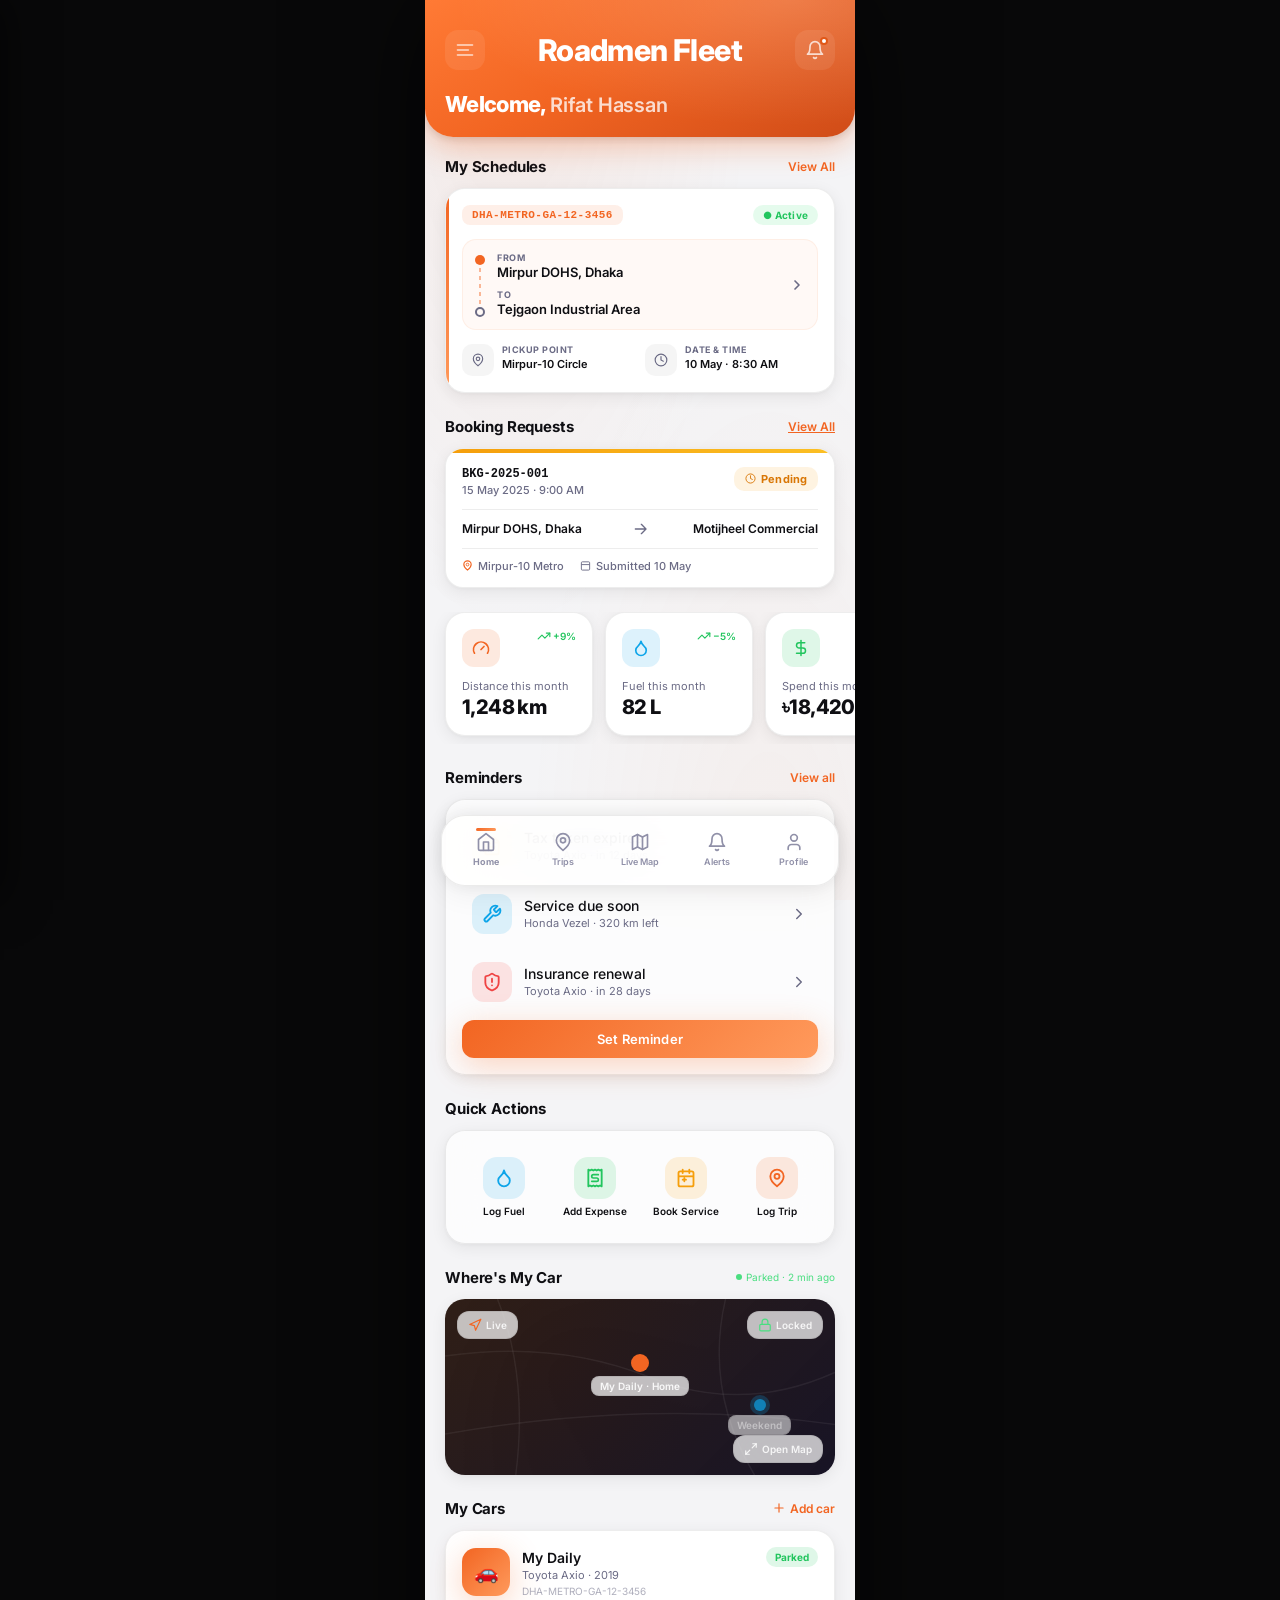
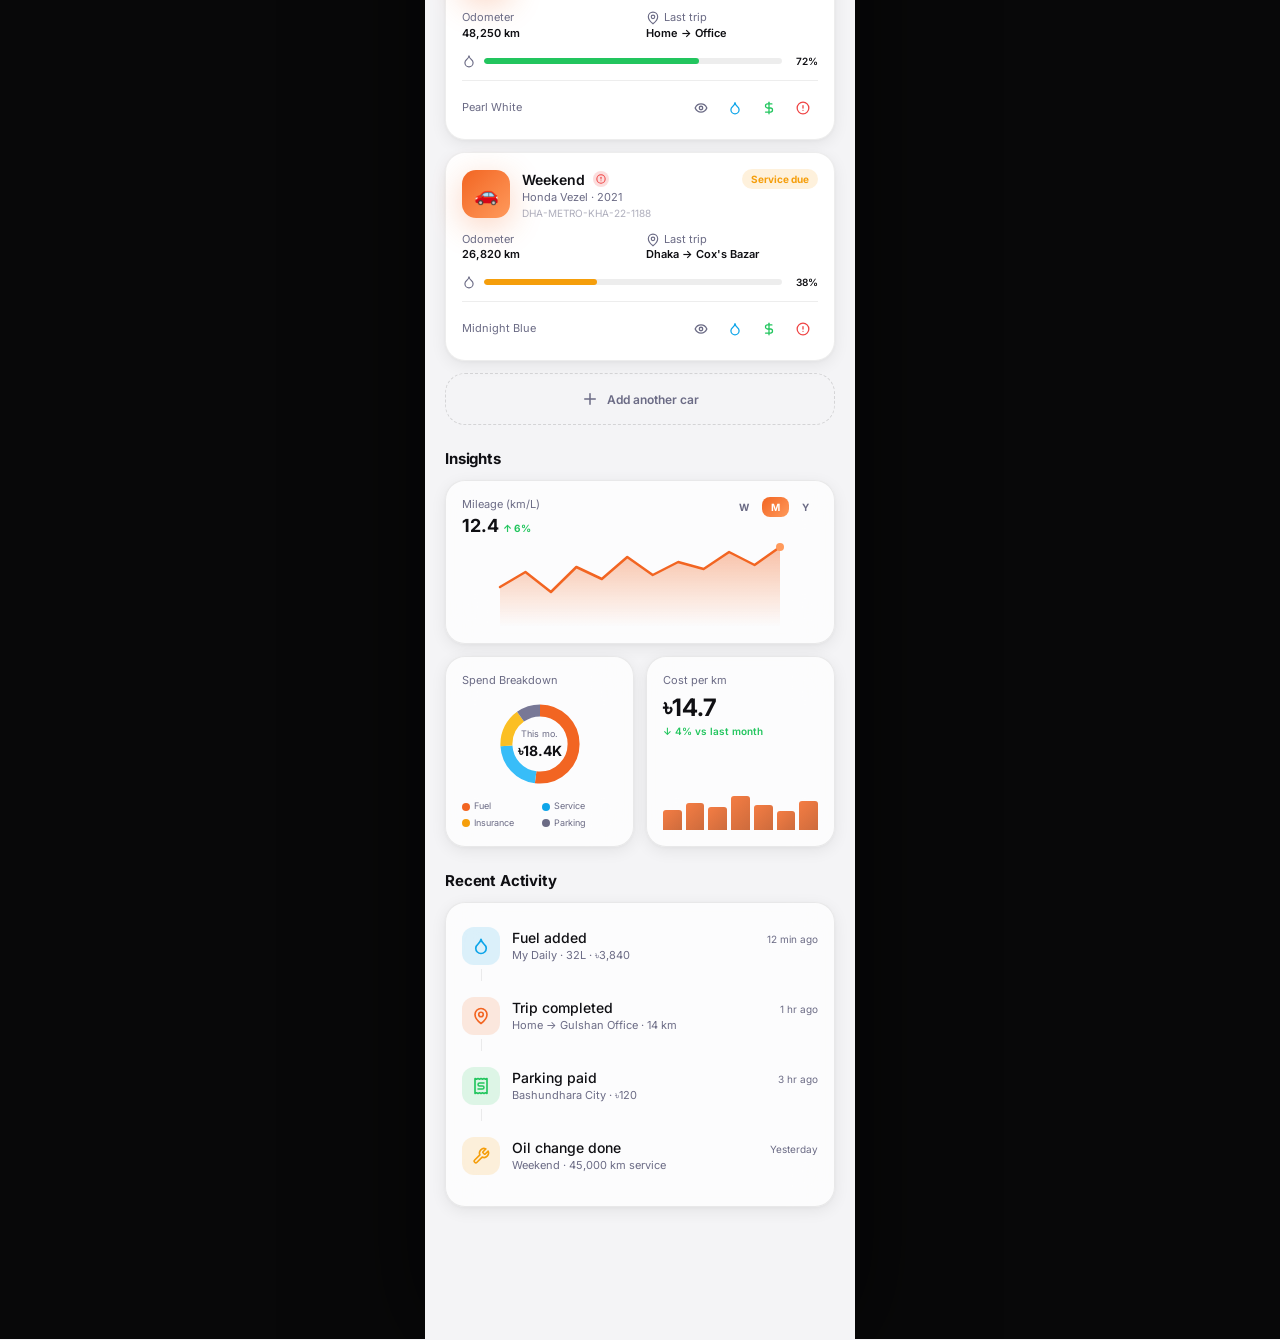
<file: index.html>
<!DOCTYPE html>
<html lang="en">
<head>
  <meta charset="UTF-8">
  <meta name="viewport" content="width=device-width, initial-scale=1.0, viewport-fit=cover">
  <title>Roadmen Fleet Solution</title>
  <meta name="description" content="Roadmen Fleet Solution — premium fleet management dashboard">
  <meta name="theme-color" content="#F26522">
  <link rel="preconnect" href="https://fonts.googleapis.com">
  <link rel="preconnect" href="https://fonts.gstatic.com" crossorigin>
  <link href="https://fonts.googleapis.com/css2?family=Inter:wght@400;500;600;700;800&display=swap" rel="stylesheet">
  <link rel="stylesheet" href="assets/style.css">
</head>
<body>

<div id="app">
  <div class="gradient-bg" aria-hidden="true"></div>

  <!-- ════════════════════════════════════
       DRAWER OVERLAY
  ════════════════════════════════════ -->
  <div id="drawerOverlay" class="drawer-overlay" aria-hidden="true"></div>

  <!-- ════════════════════════════════════
       SIDE DRAWER
  ════════════════════════════════════ -->
  <aside id="sideDrawer" class="side-drawer" aria-label="Navigation drawer">

    <div class="drawer-header">
      <!-- <img src="assets/images/logo.png" alt="Roadmen Fleet Solution" class="drawer-logo"
           onerror="this.style.display='none';this.nextElementSibling.style.display='block'"> -->
      <span class="drawer-logo-text">Roadmen</span>
      <button id="drawerClose" class="drawer-close" aria-label="Close drawer">
        <svg width="16" height="16" viewBox="0 0 24 24" fill="none">
          <path stroke="currentColor" stroke-linecap="round" stroke-linejoin="round" stroke-width="2.5" d="M18 6 6 18M6 6l12 12"/>
        </svg>
      </button>
    </div>

    <div class="drawer-profile">
      <p class="drawer-name">Rifat Hassan</p>
      <p class="drawer-email">rifat.hassan@roadmen.com</p>
      <!-- <span class="drawer-badge">
        <svg width="10" height="10" viewBox="0 0 24 24" fill="none">
          <path stroke="currentColor" stroke-linecap="round" stroke-linejoin="round" stroke-width="2.5" d="M16 21v-2a4 4 0 0 0-4-4H6a4 4 0 0 0-4 4v2"/>
          <circle cx="9" cy="7" r="4" stroke="currentColor" stroke-width="2.5" fill="none"/>
          <path stroke="currentColor" stroke-linecap="round" stroke-linejoin="round" stroke-width="2.5" d="M22 21v-2a4 4 0 0 0-3-3.87M16 3.13a4 4 0 0 1 0 7.75"/>
        </svg>
        Fleet Driver · ID #4821
      </span> -->
    </div>

    <nav class="drawer-nav">
      <p class="drawer-section-label">Account</p>

      <button class="drawer-item active">
        <span class="di-icon">
          <svg width="18" height="18" viewBox="0 0 24 24" fill="none">
            <path stroke="currentColor" stroke-linecap="round" stroke-linejoin="round" stroke-width="2" d="M19 21v-2a4 4 0 0 0-4-4H9a4 4 0 0 0-4 4v2"/>
            <circle cx="12" cy="7" r="4" stroke="currentColor" stroke-width="2" fill="none"/>
          </svg>
        </span>
        My Profile
      </button>

      <button class="drawer-item">
        <span class="di-icon">
          <svg width="18" height="18" viewBox="0 0 24 24" fill="none">
            <path stroke="currentColor" stroke-linecap="round" stroke-linejoin="round" stroke-width="2" d="M6 8a6 6 0 0 1 12 0c0 7 3 9 3 9H3s3-2 3-9"/>
            <path stroke="currentColor" stroke-linecap="round" stroke-linejoin="round" stroke-width="2" d="M10.3 21a1.94 1.94 0 0 0 3.4 0"/>
          </svg>
        </span>
        Notifications
        <span style="margin-left:auto;background:var(--primary);color:#fff;font-size:10px;font-weight:700;padding:2px 7px;border-radius:999px">3</span>
      </button>

      <a href="booking.html" class="drawer-item">
        <span class="di-icon">
          <svg width="18" height="18" viewBox="0 0 24 24" fill="none">
            <rect width="18" height="18" x="3" y="4" rx="2" stroke="currentColor" stroke-width="2" fill="none"/>
            <line x1="16" x2="16" y1="2" y2="6" stroke="currentColor" stroke-linecap="round" stroke-width="2"/>
            <line x1="8"  x2="8"  y1="2" y2="6" stroke="currentColor" stroke-linecap="round" stroke-width="2"/>
            <line x1="3"  x2="21" y1="10" y2="10" stroke="currentColor" stroke-width="2"/>
          </svg>
        </span>
        Booking Requests
      </a>

      <p class="drawer-section-label">Support</p>

      <button class="drawer-item">
        <span class="di-icon">
          <svg width="18" height="18" viewBox="0 0 24 24" fill="none">
            <circle cx="12" cy="12" r="10" stroke="currentColor" stroke-width="2" fill="none"/>
            <path stroke="currentColor" stroke-linecap="round" stroke-linejoin="round" stroke-width="2" d="M9.09 9a3 3 0 0 1 5.83 1c0 2-3 3-3 3"/>
            <path stroke="currentColor" stroke-linecap="round" stroke-width="2" d="M12 17h.01"/>
          </svg>
        </span>
        Help Center
      </button>

      <button class="drawer-item">
        <span class="di-icon">
          <svg width="18" height="18" viewBox="0 0 24 24" fill="none">
            <path stroke="currentColor" stroke-linecap="round" stroke-linejoin="round" stroke-width="2" d="M12.22 2h-.44a2 2 0 0 0-2 2v.18a2 2 0 0 1-1 1.73l-.43.25a2 2 0 0 1-2 0l-.15-.08a2 2 0 0 0-2.73.73l-.22.38a2 2 0 0 0 .73 2.73l.15.1a2 2 0 0 1 1 1.72v.51a2 2 0 0 1-1 1.74l-.15.09a2 2 0 0 0-.73 2.73l.22.38a2 2 0 0 0 2.73.73l.15-.08a2 2 0 0 1 2 0l.43.25a2 2 0 0 1 1 1.73V20a2 2 0 0 0 2 2h.44a2 2 0 0 0 2-2v-.18a2 2 0 0 1 1-1.73l.43-.25a2 2 0 0 1 2 0l.15.08a2 2 0 0 0 2.73-.73l.22-.39a2 2 0 0 0-.73-2.73l-.15-.08a2 2 0 0 1-1-1.74v-.5a2 2 0 0 1 1-1.74l.15-.09a2 2 0 0 0 .73-2.73l-.22-.38a2 2 0 0 0-2.73-.73l-.15.08a2 2 0 0 1-2 0l-.43-.25a2 2 0 0 1-1-1.73V4a2 2 0 0 0-2-2z"/>
            <circle cx="12" cy="12" r="3" stroke="currentColor" stroke-width="2" fill="none"/>
          </svg>
        </span>
        Settings
      </button>
    </nav>

    <div class="drawer-footer">
      <button class="drawer-logout">
        <span class="di-icon">
          <svg width="18" height="18" viewBox="0 0 24 24" fill="none">
            <path stroke="currentColor" stroke-linecap="round" stroke-linejoin="round" stroke-width="2" d="M9 21H5a2 2 0 0 1-2-2V5a2 2 0 0 1 2-2h4"/>
            <polyline stroke="currentColor" stroke-linecap="round" stroke-linejoin="round" stroke-width="2" points="16 17 21 12 16 7"/>
            <line x1="21" x2="9" y1="12" y2="12" stroke="currentColor" stroke-linecap="round" stroke-width="2"/>
          </svg>
        </span>
        Sign Out
      </button>
    </div>
  </aside>

  <!-- ════════════════════════════════════
       SCROLLABLE CONTENT
  ════════════════════════════════════ -->
  <main class="content">

    <!-- ── HEADER ─────────────────────── -->
    <header class="header">
      <div class="header-top">
        <button id="menuBtn" class="menu-btn" aria-label="Open menu">
          <svg width="20" height="20" viewBox="0 0 24 24" fill="none">
            <line x1="3" x2="21" y1="6"  y2="6"  stroke="currentColor" stroke-linecap="round" stroke-width="2"/>
            <line x1="3" x2="16" y1="12" y2="12" stroke="currentColor" stroke-linecap="round" stroke-width="2"/>
            <line x1="3" x2="21" y1="18" y2="18" stroke="currentColor" stroke-linecap="round" stroke-width="2"/>
          </svg>
        </button>

        <!-- <img src="assets/images/logo.png" alt="Roadmen Fleet Solution" class="header-logo"
             onerror="this.style.display='none';this.nextElementSibling.style.display='block'"> -->
        <span class="header-logo-text">Roadmen Fleet</span>

        <div class="header-actions">
          <button class="notif-btn" aria-label="Notifications">
            <svg width="20" height="20" viewBox="0 0 24 24" fill="none">
              <path stroke="currentColor" stroke-linecap="round" stroke-linejoin="round" stroke-width="2" d="M6 8a6 6 0 0 1 12 0c0 7 3 9 3 9H3s3-2 3-9"/>
              <path stroke="currentColor" stroke-linecap="round" stroke-linejoin="round" stroke-width="2" d="M10.3 21a1.94 1.94 0 0 0 3.4 0"/>
            </svg>
            <span class="notif-badge"></span>
          </button>
        </div>
      </div>

      <div class="header-greeting">
        <div class="greeting-text">
          <h1 class="greeting-name">Welcome, <span class="greeting-username">Rifat Hassan</span></h1>
        </div>
        
      </div>
    </header>

    <!-- ── MY SCHEDULES ─────────────────── -->
    
    <section class="section" aria-label="My Schedules" style="margin-top:20px">
      <div class="section-header">
        <h2 class="section-title">My Schedules</h2>
        <button class="btn-link">View All</button>
      </div>
      <div class="schedule-cards-list">

        <!-- Schedule 1 — Active -->
        <button class="schedule-card" aria-label="View schedule DHA-METRO-GA-12-3456">
          <div class="sc-top">
            <span class="sc-reg">DHA-METRO-GA-12-3456</span>
            <span class="sc-status sc-status-active">● Active</span>
          </div>
          <div class="sc-route">
            <div class="sc-dots">
              <div class="sc-dot-start"></div>
              <div class="sc-dot-line"></div>
              <div class="sc-dot-end"></div>
            </div>
            <div class="sc-places">
              <div>
                <p class="sc-place-label">From</p>
                <p class="sc-place-name">Mirpur DOHS, Dhaka</p>
              </div>
              <div>
                <p class="sc-place-label">To</p>
                <p class="sc-place-name">Tejgaon Industrial Area</p>
              </div>
            </div>
            <div class="sc-chevron">
              <svg width="16" height="16" viewBox="0 0 24 24" fill="none">
                <path stroke="currentColor" stroke-linecap="round" stroke-linejoin="round" stroke-width="2.5" d="m9 18 6-6-6-6"/>
              </svg>
            </div>
          </div>
          <div class="sc-meta">
            <div class="sc-meta-item">
              <div class="sc-meta-icon">
                <svg width="14" height="14" viewBox="0 0 24 24" fill="none">
                  <path stroke="currentColor" stroke-linecap="round" stroke-linejoin="round" stroke-width="2" d="M20 10c0 6-8 12-8 12s-8-6-8-12a8 8 0 0 1 16 0Z"/>
                  <circle cx="12" cy="10" r="3" stroke="currentColor" stroke-width="2" fill="none"/>
                </svg>
              </div>
              <div>
                <p class="sc-meta-label">Pickup Point</p>
                <p class="sc-meta-value">Mirpur-10 Circle</p>
              </div>
            </div>
            <div class="sc-meta-item">
              <div class="sc-meta-icon">
                <svg width="14" height="14" viewBox="0 0 24 24" fill="none">
                  <circle cx="12" cy="12" r="10" stroke="currentColor" stroke-width="2" fill="none"/>
                  <polyline stroke="currentColor" stroke-linecap="round" stroke-linejoin="round" stroke-width="2" points="12 6 12 12 16 14"/>
                </svg>
              </div>
              <div>
                <p class="sc-meta-label">Date &amp; Time</p>
                <p class="sc-meta-value">10 May · 8:30 AM</p>
              </div>
            </div>
          </div>
        </button>
      

      </div>
    </section>

    <!-- ── BOOKING REQUESTS ─────────────── -->
    <section class="section" aria-label="Booking Requests">
      <div class="section-header">
        <h2 class="section-title">Booking Requests</h2>
        <a href="booking.html" class="btn-link">View All</a>
      </div>
      <div class="booking-cards-list">

        <!-- Pending -->
        <a href="booking.html" class="bkreq-card">
          <div class="bkreq-strip bkreq-strip-pending"></div>
          <div class="bkreq-inner">
            <div class="bkreq-top">
              <div class="bkreq-id-wrap">
                <p class="bkreq-id">BKG-2025-001</p>
                <p class="bkreq-datetime">15 May 2025 · 9:00 AM</p>
              </div>
              <div class="bkreq-badge bkreq-badge-pending">
                <svg width="11" height="11" viewBox="0 0 24 24" fill="none"><circle cx="12" cy="12" r="10" stroke="currentColor" stroke-width="2" fill="none"/><polyline stroke="currentColor" stroke-linecap="round" stroke-linejoin="round" stroke-width="2" points="12 6 12 12 16 14"/></svg>
                Pending
              </div>
            </div>
            <div class="bkreq-route-row">
              <span class="bkreq-place">Mirpur DOHS, Dhaka</span>
              <svg class="bkreq-route-arrow" width="16" height="16" viewBox="0 0 24 24" fill="none"><path stroke="currentColor" stroke-linecap="round" stroke-linejoin="round" stroke-width="2" d="M5 12h14m-5-7 7 7-7 7"/></svg>
              <span class="bkreq-place" style="text-align:right">Motijheel Commercial</span>
            </div>
            <div class="bkreq-foot">
              <div class="bkreq-foot-item">
                <svg width="11" height="11" viewBox="0 0 24 24" fill="none" style="color:var(--primary)"><path stroke="currentColor" stroke-linecap="round" stroke-linejoin="round" stroke-width="2.5" d="M20 10c0 6-8 12-8 12s-8-6-8-12a8 8 0 0 1 16 0Z"/><circle cx="12" cy="10" r="3" stroke="currentColor" stroke-width="2" fill="none"/></svg>
                Mirpur-10 Metro
              </div>
              <div class="bkreq-foot-item">
                <svg width="11" height="11" viewBox="0 0 24 24" fill="none"><rect width="18" height="18" x="3" y="4" rx="2" stroke="currentColor" stroke-width="2" fill="none"/><line x1="3" x2="21" y1="10" y2="10" stroke="currentColor" stroke-width="2"/></svg>
                Submitted 10 May
              </div>
            </div>
          </div>
        </a>

        <!-- Approved -->
        

      </div>
    </section>

    <!-- ── SUMMARY CARDS ──────────────── -->
    <section class="section-scroll scrollbar-hide" aria-label="Summary">
      <div class="cards-row">

        <div class="summary-card">
          <div class="card-top">
            <div class="card-icon tone-primary">
              <svg class="icon-sm" viewBox="0 0 24 24" fill="none">
                <path stroke="currentColor" stroke-linecap="round" stroke-linejoin="round" stroke-width="2.2" d="m12 14 4-4"/>
                <path stroke="currentColor" stroke-linecap="round" stroke-linejoin="round" stroke-width="2.2" d="M3.34 19a10 10 0 1 1 17.32 0"/>
              </svg>
            </div>
            <span class="trend trend-up">
              <svg class="icon-xs" viewBox="0 0 24 24" fill="none"><polyline stroke="currentColor" stroke-linecap="round" stroke-linejoin="round" stroke-width="2" points="22 7 13.5 15.5 8.5 10.5 2 17"/><polyline stroke="currentColor" stroke-linecap="round" stroke-linejoin="round" stroke-width="2" points="16 7 22 7 22 13"/></svg>
              +9%
            </span>
          </div>
          <p class="card-label">Distance this month</p>
          <p class="card-value">1,248 km</p>
        </div>

        <div class="summary-card">
          <div class="card-top">
            <div class="card-icon tone-accent">
              <svg class="icon-sm" viewBox="0 0 24 24" fill="none">
                <path stroke="currentColor" stroke-linecap="round" stroke-linejoin="round" stroke-width="2.2" d="M12 22a7 7 0 0 0 7-7c0-2-1-3.9-3-5.5s-3.5-4-4-6.5c-.5 2.5-2 4.9-4 6.5C6 11.1 5 13 5 15a7 7 0 0 0 7 7z"/>
              </svg>
            </div>
            <span class="trend trend-up">
              <svg class="icon-xs" viewBox="0 0 24 24" fill="none"><polyline stroke="currentColor" stroke-linecap="round" stroke-linejoin="round" stroke-width="2" points="22 7 13.5 15.5 8.5 10.5 2 17"/><polyline stroke="currentColor" stroke-linecap="round" stroke-linejoin="round" stroke-width="2" points="16 7 22 7 22 13"/></svg>
              −5%
            </span>
          </div>
          <p class="card-label">Fuel this month</p>
          <p class="card-value">82 L</p>
        </div>

        <div class="summary-card">
          <div class="card-top">
            <div class="card-icon tone-success">
              <svg class="icon-sm" viewBox="0 0 24 24" fill="none">
                <line stroke="currentColor" stroke-linecap="round" stroke-width="2" x1="12" x2="12" y1="2" y2="22"/>
                <path stroke="currentColor" stroke-linecap="round" stroke-linejoin="round" stroke-width="2" d="M17 5H9.5a3.5 3.5 0 0 0 0 7h5a3.5 3.5 0 0 1 0 7H6"/>
              </svg>
            </div>
            <span class="trend trend-up">
              <svg class="icon-xs" viewBox="0 0 24 24" fill="none"><polyline stroke="currentColor" stroke-linecap="round" stroke-linejoin="round" stroke-width="2" points="22 7 13.5 15.5 8.5 10.5 2 17"/><polyline stroke="currentColor" stroke-linecap="round" stroke-linejoin="round" stroke-width="2" points="16 7 22 7 22 13"/></svg>
              −3%
            </span>
          </div>
          <p class="card-label">Spend this month</p>
          <p class="card-value">৳18,420</p>
        </div>

        <div class="summary-card">
          <div class="card-top">
            <div class="card-icon tone-warning">
              <svg class="icon-sm" viewBox="0 0 24 24" fill="none">
                <path stroke="currentColor" stroke-linecap="round" stroke-linejoin="round" stroke-width="2.2" d="M14.7 6.3a1 1 0 0 0 0 1.4l1.6 1.6a1 1 0 0 0 1.4 0l3.77-3.77a6 6 0 0 1-7.94 7.94l-6.91 6.91a2.12 2.12 0 0 1-3-3l6.91-6.91a6 6 0 0 1 7.94-7.94l-3.76 3.76z"/>
              </svg>
            </div>
            <span class="trend trend-warn">
              <svg class="icon-xs" viewBox="0 0 24 24" fill="none"><polyline stroke="currentColor" stroke-linecap="round" stroke-linejoin="round" stroke-width="2" points="22 17 13.5 8.5 8.5 13.5 2 7"/><polyline stroke="currentColor" stroke-linecap="round" stroke-linejoin="round" stroke-width="2" points="16 17 22 17 22 11"/></svg>
              Soon
            </span>
          </div>
          <p class="card-label">Next service</p>
          <p class="card-value">320 km</p>
        </div>

      </div>
    </section>

    <!-- ── REMINDERS ──────────────────── -->
    <section class="section" aria-label="Reminders">
      <div class="section-header">
        <h2 class="section-title">Reminders</h2>
        <button class="btn-link">View all</button>
      </div>
      <div class="glass card shadow-card space-y-2">

        <div class="alert-row hover-row">
          <div class="alert-icon tone-warning">
            <svg class="icon" viewBox="0 0 24 24" fill="none">
              <path stroke="currentColor" stroke-linecap="round" stroke-linejoin="round" stroke-width="2.2" d="M15 2H6a2 2 0 0 0-2 2v16a2 2 0 0 0 2 2h12a2 2 0 0 0 2-2V7Z"/>
              <path stroke="currentColor" stroke-linecap="round" stroke-linejoin="round" stroke-width="2.2" d="M14 2v4a2 2 0 0 0 2 2h4"/>
              <path stroke="currentColor" stroke-linecap="round" stroke-width="2" d="M10 9H8M16 13H8M16 17H8"/>
            </svg>
          </div>
          <div class="alert-text">
            <p class="text-sm font-medium">Tax token expires</p>
            <p class="text-11 text-muted">Toyota Axio · in 12 days</p>
          </div>
          <svg class="icon-sm text-muted chevron-right" viewBox="0 0 24 24" fill="none">
            <path stroke="currentColor" stroke-linecap="round" stroke-linejoin="round" stroke-width="2" d="m9 18 6-6-6-6"/>
          </svg>
        </div>

        <div class="alert-row hover-row">
          <div class="alert-icon tone-accent">
            <svg class="icon" viewBox="0 0 24 24" fill="none">
              <path stroke="currentColor" stroke-linecap="round" stroke-linejoin="round" stroke-width="2.2" d="M14.7 6.3a1 1 0 0 0 0 1.4l1.6 1.6a1 1 0 0 0 1.4 0l3.77-3.77a6 6 0 0 1-7.94 7.94l-6.91 6.91a2.12 2.12 0 0 1-3-3l6.91-6.91a6 6 0 0 1 7.94-7.94l-3.76 3.76z"/>
            </svg>
          </div>
          <div class="alert-text">
            <p class="text-sm font-medium">Service due soon</p>
            <p class="text-11 text-muted">Honda Vezel · 320 km left</p>
          </div>
          <svg class="icon-sm text-muted chevron-right" viewBox="0 0 24 24" fill="none">
            <path stroke="currentColor" stroke-linecap="round" stroke-linejoin="round" stroke-width="2" d="m9 18 6-6-6-6"/>
          </svg>
        </div>

        <div class="alert-row hover-row">
          <div class="alert-icon tone-destructive">
            <svg class="icon" viewBox="0 0 24 24" fill="none">
              <path stroke="currentColor" stroke-linecap="round" stroke-linejoin="round" stroke-width="2.2" d="M20 13c0 5-3.5 7.5-7.66 8.95a1 1 0 0 1-.67-.01C7.5 20.5 4 18 4 13V6a1 1 0 0 1 1-1c2 0 4.5-1.2 6.24-2.72a1.17 1.17 0 0 1 1.52 0C14.51 3.81 17 5 19 5a1 1 0 0 1 1 1z"/>
              <path stroke="currentColor" stroke-linecap="round" stroke-width="2.2" d="M12 8v4M12 16h.01"/>
            </svg>
          </div>
          <div class="alert-text">
            <p class="text-sm font-medium">Insurance renewal</p>
            <p class="text-11 text-muted">Toyota Axio · in 28 days</p>
          </div>
          <svg class="icon-sm text-muted chevron-right" viewBox="0 0 24 24" fill="none">
            <path stroke="currentColor" stroke-linecap="round" stroke-linejoin="round" stroke-width="2" d="m9 18 6-6-6-6"/>
          </svg>
        </div>

        <button class="btn-primary">Set Reminder</button>
      </div>
    </section>

    <!-- ── QUICK ACTIONS ──────────────── -->
    <section class="section" aria-label="Quick Actions">
      <h2 class="section-title mb-3">Quick Actions</h2>
      <div class="glass card shadow-card quick-actions-grid">

        <button class="quick-action">
          <div class="qa-icon tone-accent">
            <svg class="icon" viewBox="0 0 24 24" fill="none"><path stroke="currentColor" stroke-linecap="round" stroke-linejoin="round" stroke-width="2.2" d="M12 22a7 7 0 0 0 7-7c0-2-1-3.9-3-5.5s-3.5-4-4-6.5c-.5 2.5-2 4.9-4 6.5C6 11.1 5 13 5 15a7 7 0 0 0 7 7z"/></svg>
          </div>
          <span class="qa-label">Log Fuel</span>
        </button>

        <button class="quick-action">
          <div class="qa-icon tone-success">
            <svg class="icon" viewBox="0 0 24 24" fill="none">
              <path stroke="currentColor" stroke-linecap="round" stroke-linejoin="round" stroke-width="2.2" d="M4 2v20l2-1 2 1 2-1 2 1 2-1 2 1 2-1 2 1V2l-2 1-2-1-2 1-2-1-2 1-2-1-2 1-2-1z"/>
              <path stroke="currentColor" stroke-linecap="round" stroke-linejoin="round" stroke-width="2" d="M16 8h-6a2 2 0 1 0 0 4h4a2 2 0 1 1 0 4H8"/>
            </svg>
          </div>
          <span class="qa-label">Add Expense</span>
        </button>

        <button class="quick-action">
          <div class="qa-icon tone-warning">
            <svg class="icon" viewBox="0 0 24 24" fill="none">
              <rect width="18" height="18" x="3" y="4" rx="2" ry="2" stroke="currentColor" stroke-width="2.2" fill="none"/>
              <line x1="16" x2="16" y1="2" y2="6" stroke="currentColor" stroke-width="2.2" stroke-linecap="round"/>
              <line x1="8" x2="8" y1="2" y2="6" stroke="currentColor" stroke-width="2.2" stroke-linecap="round"/>
              <line x1="3" x2="21" y1="10" y2="10" stroke="currentColor" stroke-width="2.2"/>
              <line x1="8" x2="12" y1="14" y2="14" stroke="currentColor" stroke-width="2.2" stroke-linecap="round"/>
              <line x1="10" x2="10" y1="12" y2="16" stroke="currentColor" stroke-width="2.2" stroke-linecap="round"/>
            </svg>
          </div>
          <span class="qa-label">Book Service</span>
        </button>

        <button class="quick-action">
          <div class="qa-icon tone-primary">
            <svg class="icon" viewBox="0 0 24 24" fill="none">
              <path stroke="currentColor" stroke-linecap="round" stroke-linejoin="round" stroke-width="2.2" d="M20 10c0 6-8 12-8 12s-8-6-8-12a8 8 0 0 1 16 0Z"/>
              <circle cx="12" cy="10" r="3" stroke="currentColor" stroke-width="2.2" fill="none"/>
            </svg>
          </div>
          <span class="qa-label">Log Trip</span>
        </button>

      </div>
    </section>

    <!-- ── LIVE TRACKING ──────────────── -->
    <section class="section" aria-label="Live Tracking">
      <div class="section-header">
        <h2 class="section-title">Where's My Car</h2>
        <span class="live-status">
          <span class="live-dot pulse-dot"></span>
          Parked · 2 min ago
        </span>
      </div>
      <div class="map-container shadow-card">
        <div class="map-bg" aria-hidden="true"></div>
        <svg class="map-roads" viewBox="0 0 380 180" fill="none" aria-hidden="true">
          <path d="M-20 60 Q 100 40 200 80 T 400 70"   stroke="rgba(255,255,255,0.2)" stroke-width="1.5"/>
          <path d="M40 -10 Q 80 80 60 200"              stroke="rgba(255,255,255,0.2)" stroke-width="1.5"/>
          <path d="M-20 140 Q 200 100 400 130"          stroke="rgba(255,255,255,0.2)" stroke-width="1.5"/>
          <path d="M280 -10 Q 250 100 320 200"          stroke="rgba(255,255,255,0.2)" stroke-width="1.5"/>
        </svg>
        <div class="car-pin primary-pin">
          <div class="pin-dot pulse-dot"></div>
          <span class="pin-label glass">My Daily · Home</span>
        </div>
        <div class="car-pin secondary-pin">
          <div class="pin-dot-sm accent-dot"></div>
          <span class="pin-label glass">Weekend</span>
        </div>
        <div class="map-badge top-left glass">
          <svg class="icon-xs" viewBox="0 0 24 24" fill="none" style="color:#F26522"><polygon stroke="currentColor" stroke-linecap="round" stroke-linejoin="round" stroke-width="2" points="3 11 22 2 13 21 11 13 3 11"/></svg>
          <span class="text-10">Live</span>
        </div>
        <div class="map-badge top-right glass">
          <svg class="icon-xs" viewBox="0 0 24 24" fill="none" style="color:#4ADE80">
            <rect width="18" height="11" x="3" y="11" rx="2" ry="2" stroke="currentColor" stroke-width="2" fill="none"/>
            <path stroke="currentColor" stroke-linecap="round" stroke-linejoin="round" stroke-width="2" d="M7 11V7a5 5 0 0 1 10 0v4"/>
          </svg>
          <span class="text-10">Locked</span>
        </div>
        <button class="map-badge bottom-right glass hover-scale">
          <svg class="icon-xs" viewBox="0 0 24 24" fill="none">
            <polyline stroke="currentColor" stroke-linecap="round" stroke-linejoin="round" stroke-width="2" points="15 3 21 3 21 9"/>
            <polyline stroke="currentColor" stroke-linecap="round" stroke-linejoin="round" stroke-width="2" points="9 21 3 21 3 15"/>
            <line x1="21" x2="14" y1="3" y2="10" stroke="currentColor" stroke-linecap="round" stroke-width="2"/>
            <line x1="3"  x2="10" y1="21" y2="14" stroke="currentColor" stroke-linecap="round" stroke-width="2"/>
          </svg>
          Open Map
        </button>
      </div>
    </section>

    <!-- ── MY CARS ────────────────────── -->
    <section class="section" aria-label="My Cars">
      <div class="section-header">
        <h2 class="section-title">My Cars</h2>
        <button class="btn-link flex-center gap-1">
          <svg class="icon-xs" viewBox="0 0 24 24" fill="none"><path d="M5 12h14" stroke="currentColor" stroke-linecap="round" stroke-width="2"/><path d="M12 5v14" stroke="currentColor" stroke-linecap="round" stroke-width="2"/></svg>
          Add car
        </button>
      </div>

      <!-- Vehicle 1 -->
      <div class="vehicle-card">
        <div class="vehicle-top">
          <div class="vehicle-info">
            <div class="vehicle-avatar gradient-primary shadow-glow">🚗</div>
            <div class="vehicle-details">
              <p class="text-sm font-semibold">My Daily</p>
              <p class="text-11 text-muted">Toyota Axio · 2019</p>
              <p class="text-10 text-muted-40">DHA-METRO-GA-12-3456</p>
            </div>
          </div>
          <span class="status-badge status-success">Parked</span>
        </div>
        <div class="vehicle-stats">
          <div>
            <p class="text-11 text-muted">Odometer</p>
            <p class="text-11 font-semibold">48,250 km</p>
          </div>
          <div>
            <p class="text-11 text-muted flex-center gap-1">
              <svg class="icon-xs" viewBox="0 0 24 24" fill="none"><path stroke="currentColor" stroke-linecap="round" stroke-linejoin="round" stroke-width="2" d="M20 10c0 6-8 12-8 12s-8-6-8-12a8 8 0 0 1 16 0Z"/><circle cx="12" cy="10" r="3" stroke="currentColor" stroke-width="2" fill="none"/></svg>
              Last trip
            </p>
            <p class="text-11 font-semibold">Home → Office</p>
          </div>
        </div>
        <div class="fuel-bar-row">
          <svg class="icon-xs text-muted" viewBox="0 0 24 24" fill="none"><path stroke="currentColor" stroke-linecap="round" stroke-linejoin="round" stroke-width="2" d="M12 22a7 7 0 0 0 7-7c0-2-1-3.9-3-5.5s-3.5-4-4-6.5c-.5 2.5-2 4.9-4 6.5C6 11.1 5 13 5 15a7 7 0 0 0 7 7z"/></svg>
          <div class="fuel-track"><div class="fuel-fill fuel-success" style="width:72%"></div></div>
          <span class="fuel-pct">72%</span>
        </div>
        <div class="vehicle-footer">
          <span class="text-11 text-muted">Pearl White</span>
          <div class="flex-center gap-1">
            <button class="qicon text-muted hover-fg" aria-label="View">
              <svg class="icon-xs" viewBox="0 0 24 24" fill="none"><path stroke="currentColor" stroke-linecap="round" stroke-linejoin="round" stroke-width="2.2" d="M2 12s3-7 10-7 10 7 10 7-3 7-10 7-10-7-10-7Z"/><circle cx="12" cy="12" r="3" stroke="currentColor" stroke-width="2.2" fill="none"/></svg>
            </button>
            <button class="qicon text-accent hover-accent" aria-label="Fuel">
              <svg class="icon-xs" viewBox="0 0 24 24" fill="none"><path stroke="currentColor" stroke-linecap="round" stroke-linejoin="round" stroke-width="2.2" d="M12 22a7 7 0 0 0 7-7c0-2-1-3.9-3-5.5s-3.5-4-4-6.5c-.5 2.5-2 4.9-4 6.5C6 11.1 5 13 5 15a7 7 0 0 0 7 7z"/></svg>
            </button>
            <button class="qicon text-success hover-success" aria-label="Expense">
              <svg class="icon-xs" viewBox="0 0 24 24" fill="none"><line stroke="currentColor" stroke-linecap="round" stroke-width="2.2" x1="12" x2="12" y1="2" y2="22"/><path stroke="currentColor" stroke-linecap="round" stroke-linejoin="round" stroke-width="2.2" d="M17 5H9.5a3.5 3.5 0 0 0 0 7h5a3.5 3.5 0 0 1 0 7H6"/></svg>
            </button>
            <button class="qicon text-destructive hover-destructive" aria-label="Alert">
              <svg class="icon-xs" viewBox="0 0 24 24" fill="none"><circle cx="12" cy="12" r="10" stroke="currentColor" stroke-width="2.2" fill="none"/><line x1="12" x2="12" y1="8" y2="12" stroke="currentColor" stroke-linecap="round" stroke-width="2.2"/><line x1="12" x2="12.01" y1="16" y2="16" stroke="currentColor" stroke-linecap="round" stroke-width="2.2"/></svg>
            </button>
          </div>
        </div>
      </div>

      <!-- Vehicle 2 -->
      <div class="vehicle-card mt-3">
        <div class="vehicle-top">
          <div class="vehicle-info">
            <div class="vehicle-avatar gradient-primary shadow-glow">🚗</div>
            <div class="vehicle-details">
              <div class="flex-center gap-2">
                <p class="text-sm font-semibold">Weekend</p>
                <span class="alert-badge" aria-label="Alert">
                  <svg style="width:10px;height:10px" viewBox="0 0 24 24" fill="none"><circle cx="12" cy="12" r="10" stroke="currentColor" stroke-width="2.5" fill="none"/><line x1="12" x2="12" y1="8" y2="12" stroke="currentColor" stroke-linecap="round" stroke-width="2.5"/><line x1="12" x2="12.01" y1="16" y2="16" stroke="currentColor" stroke-linecap="round" stroke-width="2.5"/></svg>
                </span>
              </div>
              <p class="text-11 text-muted">Honda Vezel · 2021</p>
              <p class="text-10 text-muted-40">DHA-METRO-KHA-22-1188</p>
            </div>
          </div>
          <span class="status-badge status-warning">Service due</span>
        </div>
        <div class="vehicle-stats">
          <div>
            <p class="text-11 text-muted">Odometer</p>
            <p class="text-11 font-semibold">26,820 km</p>
          </div>
          <div>
            <p class="text-11 text-muted flex-center gap-1">
              <svg class="icon-xs" viewBox="0 0 24 24" fill="none"><path stroke="currentColor" stroke-linecap="round" stroke-linejoin="round" stroke-width="2" d="M20 10c0 6-8 12-8 12s-8-6-8-12a8 8 0 0 1 16 0Z"/><circle cx="12" cy="10" r="3" stroke="currentColor" stroke-width="2" fill="none"/></svg>
              Last trip
            </p>
            <p class="text-11 font-semibold">Dhaka → Cox's Bazar</p>
          </div>
        </div>
        <div class="fuel-bar-row">
          <svg class="icon-xs text-muted" viewBox="0 0 24 24" fill="none"><path stroke="currentColor" stroke-linecap="round" stroke-linejoin="round" stroke-width="2" d="M12 22a7 7 0 0 0 7-7c0-2-1-3.9-3-5.5s-3.5-4-4-6.5c-.5 2.5-2 4.9-4 6.5C6 11.1 5 13 5 15a7 7 0 0 0 7 7z"/></svg>
          <div class="fuel-track"><div class="fuel-fill fuel-warning" style="width:38%"></div></div>
          <span class="fuel-pct">38%</span>
        </div>
        <div class="vehicle-footer">
          <span class="text-11 text-muted">Midnight Blue</span>
          <div class="flex-center gap-1">
            <button class="qicon text-muted hover-fg" aria-label="View">
              <svg class="icon-xs" viewBox="0 0 24 24" fill="none"><path stroke="currentColor" stroke-linecap="round" stroke-linejoin="round" stroke-width="2.2" d="M2 12s3-7 10-7 10 7 10 7-3 7-10 7-10-7-10-7Z"/><circle cx="12" cy="12" r="3" stroke="currentColor" stroke-width="2.2" fill="none"/></svg>
            </button>
            <button class="qicon text-accent hover-accent" aria-label="Fuel">
              <svg class="icon-xs" viewBox="0 0 24 24" fill="none"><path stroke="currentColor" stroke-linecap="round" stroke-linejoin="round" stroke-width="2.2" d="M12 22a7 7 0 0 0 7-7c0-2-1-3.9-3-5.5s-3.5-4-4-6.5c-.5 2.5-2 4.9-4 6.5C6 11.1 5 13 5 15a7 7 0 0 0 7 7z"/></svg>
            </button>
            <button class="qicon text-success hover-success" aria-label="Expense">
              <svg class="icon-xs" viewBox="0 0 24 24" fill="none"><line stroke="currentColor" stroke-linecap="round" stroke-width="2.2" x1="12" x2="12" y1="2" y2="22"/><path stroke="currentColor" stroke-linecap="round" stroke-linejoin="round" stroke-width="2.2" d="M17 5H9.5a3.5 3.5 0 0 0 0 7h5a3.5 3.5 0 0 1 0 7H6"/></svg>
            </button>
            <button class="qicon text-destructive hover-destructive" aria-label="Alert">
              <svg class="icon-xs" viewBox="0 0 24 24" fill="none"><circle cx="12" cy="12" r="10" stroke="currentColor" stroke-width="2.2" fill="none"/><line x1="12" x2="12" y1="8" y2="12" stroke="currentColor" stroke-linecap="round" stroke-width="2.2"/><line x1="12" x2="12.01" y1="16" y2="16" stroke="currentColor" stroke-linecap="round" stroke-width="2.2"/></svg>
            </button>
          </div>
        </div>
      </div>

      <button class="add-car-btn mt-3">
        <svg class="icon-sm" viewBox="0 0 24 24" fill="none"><path d="M5 12h14" stroke="currentColor" stroke-linecap="round" stroke-width="2"/><path d="M12 5v14" stroke="currentColor" stroke-linecap="round" stroke-width="2"/></svg>
        Add another car
      </button>
    </section>

    <!-- ── INSIGHTS ────────────────────── -->
    <section class="section" aria-label="Insights">
      <h2 class="section-title mb-3">Insights</h2>

      <div class="glass card shadow-card">
        <div class="chart-header">
          <div>
            <p class="text-11 text-muted">Mileage (km/L)</p>
            <p class="text-lg font-bold">12.4 <span class="text-10 text-success">↑ 6%</span></p>
          </div>
          <div class="period-tabs">
            <button class="period-btn">W</button>
            <button class="period-btn active">M</button>
            <button class="period-btn">Y</button>
          </div>
        </div>
        <svg id="mileageChart" viewBox="0 0 280 80" class="w-full" style="height:80px;overflow:visible" aria-label="Mileage trend chart"></svg>
      </div>

      <div class="insights-grid">
        <div class="glass card shadow-card">
          <p class="text-11 text-muted mb-2">Spend Breakdown</p>
          <div class="donut-wrap">
            <svg id="donutChart" viewBox="0 0 80 80" class="donut-svg" aria-label="Spend breakdown"></svg>
            <div class="donut-center">
              <p class="text-9 text-muted">This mo.</p>
              <p class="text-sm font-bold">৳18.4K</p>
            </div>
          </div>
          <div class="donut-legend">
            <div class="legend-item"><span class="legend-dot" style="background:#F26522"></span><span class="text-9 text-muted">Fuel</span></div>
            <div class="legend-item"><span class="legend-dot" style="background:var(--accent)"></span><span class="text-9 text-muted">Service</span></div>
            <div class="legend-item"><span class="legend-dot" style="background:var(--warning)"></span><span class="text-9 text-muted">Insurance</span></div>
            <div class="legend-item"><span class="legend-dot" style="background:var(--muted-fg)"></span><span class="text-9 text-muted">Parking</span></div>
          </div>
        </div>

        <div class="glass card shadow-card cost-card">
          <div>
            <p class="text-11 text-muted">Cost per km</p>
            <p class="text-2xl font-bold mt-1">৳14.7</p>
            <p class="text-10 text-success font-semibold">↓ 4% vs last month</p>
          </div>
          <div class="bar-chart" id="costBars" aria-label="Weekly cost bar chart"></div>
        </div>
      </div>
    </section>

    <!-- ── ACTIVITY FEED ───────────────── -->
    <section class="section" aria-label="Recent Activity">
      <h2 class="section-title mb-3">Recent Activity</h2>
      <div class="glass card shadow-card">

        <div class="activity-item">
          <div class="activity-icon-col">
            <div class="act-icon tone-accent">
              <svg class="icon-sm" viewBox="0 0 24 24" fill="none"><path stroke="currentColor" stroke-linecap="round" stroke-linejoin="round" stroke-width="2.2" d="M12 22a7 7 0 0 0 7-7c0-2-1-3.9-3-5.5s-3.5-4-4-6.5c-.5 2.5-2 4.9-4 6.5C6 11.1 5 13 5 15a7 7 0 0 0 7 7z"/></svg>
            </div>
            <div class="timeline-line"></div>
          </div>
          <div class="activity-body">
            <div class="activity-row">
              <p class="text-sm font-medium">Fuel added</p>
              <span class="text-10 text-muted">12 min ago</span>
            </div>
            <p class="text-11 text-muted">My Daily · 32L · ৳3,840</p>
          </div>
        </div>

        <div class="activity-item">
          <div class="activity-icon-col">
            <div class="act-icon tone-primary">
              <svg class="icon-sm" viewBox="0 0 24 24" fill="none"><path stroke="currentColor" stroke-linecap="round" stroke-linejoin="round" stroke-width="2.2" d="M20 10c0 6-8 12-8 12s-8-6-8-12a8 8 0 0 1 16 0Z"/><circle cx="12" cy="10" r="3" stroke="currentColor" stroke-width="2.2" fill="none"/></svg>
            </div>
            <div class="timeline-line"></div>
          </div>
          <div class="activity-body">
            <div class="activity-row">
              <p class="text-sm font-medium">Trip completed</p>
              <span class="text-10 text-muted">1 hr ago</span>
            </div>
            <p class="text-11 text-muted">Home → Gulshan Office · 14 km</p>
          </div>
        </div>

        <div class="activity-item">
          <div class="activity-icon-col">
            <div class="act-icon tone-success">
              <svg class="icon-sm" viewBox="0 0 24 24" fill="none">
                <path stroke="currentColor" stroke-linecap="round" stroke-linejoin="round" stroke-width="2.2" d="M4 2v20l2-1 2 1 2-1 2 1 2-1 2 1 2-1 2 1V2l-2 1-2-1-2 1-2-1-2 1-2-1-2 1-2-1z"/>
                <path stroke="currentColor" stroke-linecap="round" stroke-linejoin="round" stroke-width="2" d="M16 8h-6a2 2 0 1 0 0 4h4a2 2 0 1 1 0 4H8"/>
              </svg>
            </div>
            <div class="timeline-line"></div>
          </div>
          <div class="activity-body">
            <div class="activity-row">
              <p class="text-sm font-medium">Parking paid</p>
              <span class="text-10 text-muted">3 hr ago</span>
            </div>
            <p class="text-11 text-muted">Bashundhara City · ৳120</p>
          </div>
        </div>

        <div class="activity-item">
          <div class="activity-icon-col">
            <div class="act-icon tone-warning">
              <svg class="icon-sm" viewBox="0 0 24 24" fill="none"><path stroke="currentColor" stroke-linecap="round" stroke-linejoin="round" stroke-width="2.2" d="M14.7 6.3a1 1 0 0 0 0 1.4l1.6 1.6a1 1 0 0 0 1.4 0l3.77-3.77a6 6 0 0 1-7.94 7.94l-6.91 6.91a2.12 2.12 0 0 1-3-3l6.91-6.91a6 6 0 0 1 7.94-7.94l-3.76 3.76z"/></svg>
            </div>
          </div>
          <div class="activity-body">
            <div class="activity-row">
              <p class="text-sm font-medium">Oil change done</p>
              <span class="text-10 text-muted">Yesterday</span>
            </div>
            <p class="text-11 text-muted">Weekend · 45,000 km service</p>
          </div>
        </div>

      </div>
    </section>

    <div class="bottom-spacer"></div>
  </main>

  <!-- ════════════════════════════════════
       BOTTOM NAVIGATION — Floating Pill
  ════════════════════════════════════ -->
  <nav class="bottom-nav" aria-label="Main navigation">
    <div class="nav-inner">

      <button class="nav-item active" aria-label="Home">
        <span class="nav-indicator"></span>
        <svg class="icon" viewBox="0 0 24 24" fill="none">
          <path stroke="currentColor" stroke-linecap="round" stroke-linejoin="round" stroke-width="2" d="M3 9l9-7 9 7v11a2 2 0 0 1-2 2H5a2 2 0 0 1-2-2z"/>
          <polyline stroke="currentColor" stroke-linecap="round" stroke-linejoin="round" stroke-width="2" points="9 22 9 12 15 12 15 22"/>
        </svg>
        <span>Home</span>
      </button>

      <button class="nav-item" aria-label="Trips">
        <span class="nav-indicator"></span>
        <svg class="icon" viewBox="0 0 24 24" fill="none">
          <path stroke="currentColor" stroke-linecap="round" stroke-linejoin="round" stroke-width="2" d="M20 10c0 6-8 12-8 12s-8-6-8-12a8 8 0 0 1 16 0Z"/>
          <circle cx="12" cy="10" r="3" stroke="currentColor" stroke-width="2" fill="none"/>
        </svg>
        <span>Trips</span>
      </button>

      <button class="nav-item" aria-label="Live Map">
        <span class="nav-indicator"></span>
        <svg class="icon" viewBox="0 0 24 24" fill="none">
          <polygon stroke="currentColor" stroke-linecap="round" stroke-linejoin="round" stroke-width="2" points="3 6 9 3 15 6 21 3 21 18 15 21 9 18 3 21"/>
          <line x1="9" x2="9" y1="3" y2="18" stroke="currentColor" stroke-linecap="round" stroke-width="2"/>
          <line x1="15" x2="15" y1="6" y2="21" stroke="currentColor" stroke-linecap="round" stroke-width="2"/>
        </svg>
        <span>Live Map</span>
      </button>

      <button class="nav-item" aria-label="Notifications">
        <span class="nav-indicator"></span>
        <svg class="icon" viewBox="0 0 24 24" fill="none">
          <path stroke="currentColor" stroke-linecap="round" stroke-linejoin="round" stroke-width="2" d="M6 8a6 6 0 0 1 12 0c0 7 3 9 3 9H3s3-2 3-9"/>
          <path stroke="currentColor" stroke-linecap="round" stroke-linejoin="round" stroke-width="2" d="M10.3 21a1.94 1.94 0 0 0 3.4 0"/>
        </svg>
        <span>Alerts</span>
      </button>

      <button class="nav-item" aria-label="Profile">
        <span class="nav-indicator"></span>
        <svg class="icon" viewBox="0 0 24 24" fill="none">
          <path stroke="currentColor" stroke-linecap="round" stroke-linejoin="round" stroke-width="2" d="M19 21v-2a4 4 0 0 0-4-4H9a4 4 0 0 0-4 4v2"/>
          <circle cx="12" cy="7" r="4" stroke="currentColor" stroke-width="2" fill="none"/>
        </svg>
        <span>Profile</span>
      </button>

    </div>
  </nav>

  <!-- ════════════════════════════════════
       SCHEDULE DETAIL PAGE
  ════════════════════════════════════ -->
  <div id="scheduleDetail" class="detail-page" aria-label="Schedule details">
    <div class="detail-scrollable">
    <div class="detail-inner">

      <!-- ── Header ── -->
      <div class="dp-header">
        <button id="detailBack" class="dp-back-icon" aria-label="Go back">
          <svg width="18" height="18" viewBox="0 0 24 24" fill="none">
            <path stroke="currentColor" stroke-linecap="round" stroke-linejoin="round" stroke-width="2.5" d="m15 18-6-6 6-6"/>
          </svg>
        </button>
        <div class="dp-header-center">
          <p class="dp-header-title">Meeting with Client</p>
          <p class="dp-header-subtitle">Visiting client site for overview and finalization</p>
        </div>
        
      </div>

      <!-- ── Content ── -->
      <div class="dp-content">

        <!-- Schedule Hero Card -->
        <div class="dp-hero">
          <div class="dp-hero-top">
            <span class="dp-fleet-reg" id="dp-reg">DHA-METRO-GA-12-3456</span>
            <span class="sc-status sc-status-active" id="dp-status">● Active</span>
          </div>
          <div class="dp-info-grid">
            <div class="dp-info-item">
              <p class="dp-info-label">Date</p>
              <p class="dp-info-value" id="dp-date">10 May 2025</p>
            </div>
            <div class="dp-info-item">
              <p class="dp-info-label">Departure</p>
              <p class="dp-info-value" id="dp-time">8:30 AM</p>
            </div>
            <div class="dp-info-item">
              <p class="dp-info-label">From</p>
              <p class="dp-info-value dp-info-value-primary" id="dp-from">Mirpur DOHS</p>
            </div>
            <div class="dp-info-item">
              <p class="dp-info-label">To</p>
              <p class="dp-info-value" id="dp-to">Tejgaon Ind. Area</p>
            </div>
          </div>
        </div>

        <!-- Route Details -->
        <p class="dp-section-title">Route Details</p>
        <div class="dp-route-card">

          <!-- Start -->
          <div class="rt-item">
            <div class="rt-indicator">
              <div class="rt-dot rt-dot-start"></div>
              <div class="rt-line rt-line-orange"></div>
            </div>
            <div class="rt-body">
              <p class="rt-label">Start</p>
              <p class="rt-place">Mirpur DOHS, Dhaka</p>
            </div>
          </div>

          <!-- Stop 1 -->
          <div class="rt-item">
            <div class="rt-indicator">
              <div class="rt-dot rt-dot-stop"></div>
              <div class="rt-line"></div>
            </div>
            <div class="rt-body">
              <p class="rt-label">Stoppage 1</p>
              <p class="rt-place">Mirpur-10 Roundabout</p>
            </div>
          </div>

          <!-- User Pickup — highlighted -->
          <div class="rt-item">
            <div class="rt-indicator">
              <div class="rt-dot rt-dot-pickup"></div>
              <div class="rt-line"></div>
            </div>
            <div class="rt-pickup-row">
              <p class="rt-pickup-badge">
                <svg width="10" height="10" viewBox="0 0 24 24" fill="none">
                  <polygon stroke="currentColor" stroke-linecap="round" stroke-linejoin="round" stroke-width="2" points="12 2 15.09 8.26 22 9.27 17 14.14 18.18 21.02 12 17.77 5.82 21.02 7 14.14 2 9.27 8.91 8.26 12 2"/>
                </svg>
                Your Pickup
              </p>
              <p class="rt-place">Mirpur-10 Metro Station</p>
              <p class="rt-sub">Platform Gate B · Ground Level</p>
            </div>
          </div>

          <!-- Stop 2 -->
          <div class="rt-item">
            <div class="rt-indicator">
              <div class="rt-dot rt-dot-stop"></div>
              <div class="rt-line"></div>
            </div>
            <div class="rt-body">
              <p class="rt-label">Stoppage 2</p>
              <p class="rt-place">Farmgate</p>
            </div>
          </div>

          <!-- Stop 3 -->
          <div class="rt-item">
            <div class="rt-indicator">
              <div class="rt-dot rt-dot-stop"></div>
              <div class="rt-line"></div>
            </div>
            <div class="rt-body">
              <p class="rt-label">Stoppage 3</p>
              <p class="rt-place">Karwan Bazar</p>
            </div>
          </div>

          <!-- End -->
          <div class="rt-item">
            <div class="rt-indicator">
              <div class="rt-dot rt-dot-end"></div>
            </div>
            <div class="rt-body">
              <p class="rt-label">Destination</p>
              <p class="rt-place">Tejgaon Industrial Area</p>
            </div>
          </div>

        </div>

        <!-- Route Map -->
        <p class="dp-section-title">Route Map</p>
        <div class="dp-map shadow-card">
          <div class="dp-map-bg"></div>
          <svg class="dp-map-svg" viewBox="0 0 390 200" fill="none" aria-hidden="true">
            <!-- Grid lines -->
            <line x1="0" y1="50"  x2="390" y2="50"  stroke="rgba(255,255,255,0.06)" stroke-width="1"/>
            <line x1="0" y1="100" x2="390" y2="100" stroke="rgba(255,255,255,0.06)" stroke-width="1"/>
            <line x1="0" y1="150" x2="390" y2="150" stroke="rgba(255,255,255,0.06)" stroke-width="1"/>
            <line x1="80"  y1="0" x2="80"  y2="200" stroke="rgba(255,255,255,0.06)" stroke-width="1"/>
            <line x1="200" y1="0" x2="200" y2="200" stroke="rgba(255,255,255,0.06)" stroke-width="1"/>
            <line x1="310" y1="0" x2="310" y2="200" stroke="rgba(255,255,255,0.06)" stroke-width="1"/>
            <!-- Cross roads -->
            <path d="M0 85 Q 100 75 200 100 T 390 90" stroke="rgba(255,255,255,0.12)" stroke-width="5" stroke-linecap="round"/>
            <path d="M80 0 L 80 200" stroke="rgba(255,255,255,0.1)" stroke-width="4"/>
            <path d="M310 0 L 310 200" stroke="rgba(255,255,255,0.1)" stroke-width="4"/>
            <!-- Main route — orange dashed -->
            <path d="M 40 160 Q 80 140 130 100 Q 180 65 230 90 Q 280 115 350 50"
                  stroke="#F26522" stroke-width="3" stroke-linecap="round" stroke-linejoin="round"
                  stroke-dasharray="8 5" opacity="0.9"/>
            <!-- Route glow -->
            <path d="M 40 160 Q 80 140 130 100 Q 180 65 230 90 Q 280 115 350 50"
                  stroke="#F26522" stroke-width="8" stroke-linecap="round" opacity="0.15"/>
            <!-- Stop markers -->
            <circle cx="130" cy="100" r="5" fill="rgba(255,255,255,0.5)"/>
            <circle cx="230" cy="90"  r="5" fill="rgba(255,255,255,0.5)"/>
            <!-- Pickup marker -->
            <circle cx="180" cy="78"  r="9" fill="#F26522" opacity="0.9"/>
            <circle cx="180" cy="78"  r="5" fill="#fff"/>
            <circle cx="180" cy="78"  r="14" stroke="#F26522" stroke-width="2" opacity="0.3" fill="none"/>
            <!-- Start marker -->
            <circle cx="40" cy="160" r="8" fill="#F26522"/>
            <circle cx="40" cy="160" r="14" stroke="#F26522" stroke-width="2" opacity="0.3" fill="none"/>
            <!-- End marker -->
            <circle cx="350" cy="50" r="8" fill="#38BDF8"/>
            <circle cx="350" cy="50" r="14" stroke="#38BDF8" stroke-width="2" opacity="0.3" fill="none"/>
          </svg>
          <p class="dp-map-label dp-map-label-start">Start · Mirpur DOHS</p>
          <p class="dp-map-label dp-map-label-end">End · Tejgaon</p>
          <p class="dp-map-label dp-map-label-pickup">★ Your Pickup</p>
        </div>

        <!-- Driver Details -->
        <p class="dp-section-title">Driver Details</p>
        <div class="dp-driver-card">
          <div class="driver-avatar">K</div>
          <div class="driver-info">
            <p class="driver-name">Md. Karim Uddin</p>
            <p class="driver-phone">+880 1712-345678</p>
            <div class="driver-rating">
              <span class="driver-stars">★★★★★</span>
              <span class="driver-score">4.8</span>
              <span class="text-11 text-muted">· 1,240 trips</span>
            </div>
          </div>
          <a href="tel:+8801712345678" class="driver-call" aria-label="Call driver">
            <svg width="20" height="20" viewBox="0 0 24 24" fill="none">
              <path stroke="currentColor" stroke-linecap="round" stroke-linejoin="round" stroke-width="2" d="M22 16.92v3a2 2 0 0 1-2.18 2 19.79 19.79 0 0 1-8.63-3.07A19.5 19.5 0 0 1 4.69 12a19.79 19.79 0 0 1-3.07-8.67A2 2 0 0 1 3.6 1.27h3a2 2 0 0 1 2 1.72c.127.96.361 1.903.7 2.81a2 2 0 0 1-.45 2.11L7.91 8.96a16 16 0 0 0 6.13 6.13l.94-.94a2 2 0 0 1 2.11-.45c.907.339 1.85.573 2.81.7A2 2 0 0 1 22 16.92z"/>
            </svg>
          </a>
        </div>

      </div>

    </div><!-- /detail-inner -->
    </div><!-- /detail-scrollable -->

    <!-- ── Pick Fleet CTA — flex child, always visible above nav ── -->
    <div class="dp-cta">
      <button id="pickFleetBtn" class="btn-pick-fleet">
        <svg width="20" height="20" viewBox="0 0 24 24" fill="none">
          <path stroke="currentColor" stroke-linecap="round" stroke-linejoin="round" stroke-width="2" d="M19 17H5v-2.5c0-.828.672-1.5 1.5-1.5h11c.828 0 1.5.672 1.5 1.5V17z"/>
          <path stroke="currentColor" stroke-linecap="round" stroke-linejoin="round" stroke-width="2" d="M5 17H3v-2a2 2 0 0 1 2-2M19 17h2v-2a2 2 0 0 0-2-2"/>
          <path stroke="currentColor" stroke-linecap="round" stroke-linejoin="round" stroke-width="2" d="M7 11l1.5-4.5a2 2 0 0 1 1.9-1.5h3.2a2 2 0 0 1 1.9 1.5L17 11"/>
          <circle cx="7.5"  cy="17.5" r="1.5" stroke="currentColor" stroke-width="2" fill="none"/>
          <circle cx="16.5" cy="17.5" r="1.5" stroke="currentColor" stroke-width="2" fill="none"/>
        </svg>
        Pick Fleet
      </button>
    </div>

    <!-- Bottom nav — flex child, always pinned at bottom ── -->
    <nav class="bottom-nav-dp" aria-label="Detail navigation">
      <div class="nav-inner">

        <button class="nav-item" aria-label="Home">
          <span class="nav-indicator"></span>
          <svg class="icon" viewBox="0 0 24 24" fill="none">
            <path stroke="currentColor" stroke-linecap="round" stroke-linejoin="round" stroke-width="2" d="M3 9l9-7 9 7v11a2 2 0 0 1-2 2H5a2 2 0 0 1-2-2z"/>
            <polyline stroke="currentColor" stroke-linecap="round" stroke-linejoin="round" stroke-width="2" points="9 22 9 12 15 12 15 22"/>
          </svg>
          <span>Home</span>
        </button>

        <button class="nav-item active" aria-label="Trips">
          <span class="nav-indicator"></span>
          <svg class="icon" viewBox="0 0 24 24" fill="none">
            <path stroke="currentColor" stroke-linecap="round" stroke-linejoin="round" stroke-width="2" d="M20 10c0 6-8 12-8 12s-8-6-8-12a8 8 0 0 1 16 0Z"/>
            <circle cx="12" cy="10" r="3" stroke="currentColor" stroke-width="2" fill="none"/>
          </svg>
          <span>Trips</span>
        </button>

        <button class="nav-item" aria-label="Live Map">
          <span class="nav-indicator"></span>
          <svg class="icon" viewBox="0 0 24 24" fill="none">
            <polygon stroke="currentColor" stroke-linecap="round" stroke-linejoin="round" stroke-width="2" points="3 6 9 3 15 6 21 3 21 18 15 21 9 18 3 21"/>
            <line x1="9" x2="9" y1="3" y2="18" stroke="currentColor" stroke-linecap="round" stroke-width="2"/>
            <line x1="15" x2="15" y1="6" y2="21" stroke="currentColor" stroke-linecap="round" stroke-width="2"/>
          </svg>
          <span>Live Map</span>
        </button>

        <button class="nav-item" aria-label="Notifications">
          <span class="nav-indicator"></span>
          <svg class="icon" viewBox="0 0 24 24" fill="none">
            <path stroke="currentColor" stroke-linecap="round" stroke-linejoin="round" stroke-width="2" d="M6 8a6 6 0 0 1 12 0c0 7 3 9 3 9H3s3-2 3-9"/>
            <path stroke="currentColor" stroke-linecap="round" stroke-linejoin="round" stroke-width="2" d="M10.3 21a1.94 1.94 0 0 0 3.4 0"/>
          </svg>
          <span>Alerts</span>
        </button>

        <button class="nav-item" aria-label="Profile">
          <span class="nav-indicator"></span>
          <svg class="icon" viewBox="0 0 24 24" fill="none">
            <path stroke="currentColor" stroke-linecap="round" stroke-linejoin="round" stroke-width="2" d="M19 21v-2a4 4 0 0 0-4-4H9a4 4 0 0 0-4 4v2"/>
            <circle cx="12" cy="7" r="4" stroke="currentColor" stroke-width="2" fill="none"/>
          </svg>
          <span>Profile</span>
        </button>

      </div>
    </nav>
  </div>


</div>

<script src="assets/app.js"></script>
</body>
</html>
</file>
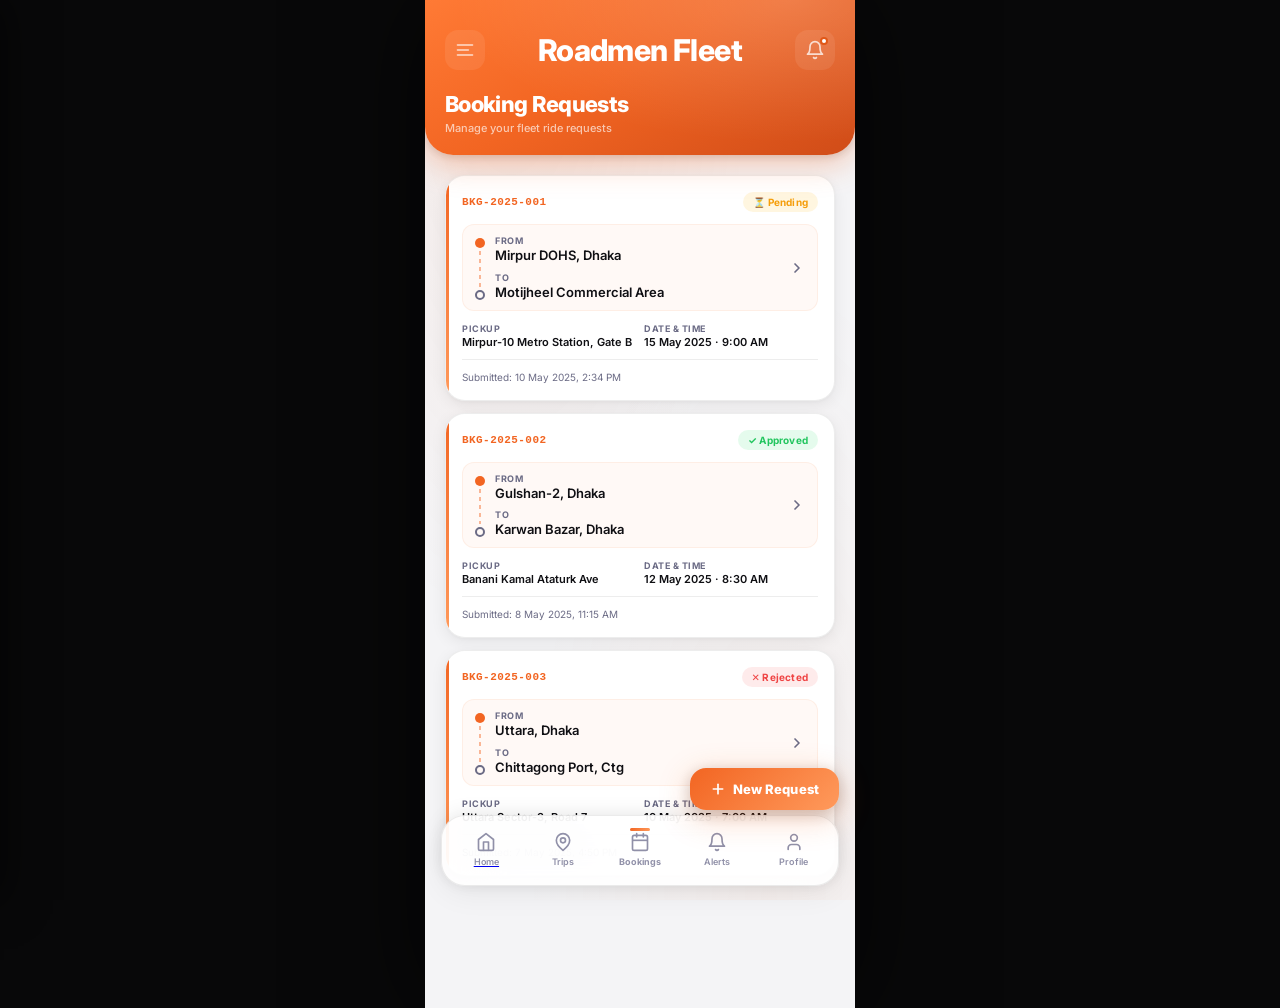
<file: booking.html>
<!DOCTYPE html>
<html lang="en">
<head>
  <meta charset="UTF-8">
  <meta name="viewport" content="width=device-width, initial-scale=1.0, viewport-fit=cover">
  <title>Booking Requests — Roadmen Fleet</title>
  <meta name="description" content="Roadmen Fleet — Booking Requests">
  <meta name="theme-color" content="#F26522">
  <link rel="preconnect" href="https://fonts.googleapis.com">
  <link rel="preconnect" href="https://fonts.gstatic.com" crossorigin>
  <link href="https://fonts.googleapis.com/css2?family=Inter:wght@400;500;600;700;800&display=swap" rel="stylesheet">
  <link rel="stylesheet" href="assets/style.css">
</head>
<body>

<div id="app">
  <div class="gradient-bg" aria-hidden="true"></div>

  <!-- ── Drawer overlay ── -->
  <div id="drawerOverlay" class="drawer-overlay" aria-hidden="true"></div>

  <!-- ── Side drawer (same as dashboard) ── -->
  <aside id="sideDrawer" class="side-drawer" aria-label="Navigation drawer">
    <div class="drawer-header">
      <!-- <img src="assets/images/logo.png" alt="Roadmen Fleet Solution" class="drawer-logo"
           onerror="this.style.display='none';this.nextElementSibling.style.display='block'"> -->
      <span class="drawer-logo-text">Roadmen</span>
      <button id="drawerClose" class="drawer-close" aria-label="Close drawer">
        <svg width="16" height="16" viewBox="0 0 24 24" fill="none">
          <path stroke="currentColor" stroke-linecap="round" stroke-linejoin="round" stroke-width="2.5" d="M18 6 6 18M6 6l12 12"/>
        </svg>
      </button>
    </div>
    <div class="drawer-profile">
    
      <p class="drawer-name">Rifat Hassan</p>
      <p class="drawer-email">rifat.hassan@roadmen.com</p>
    
    </div>
    <nav class="drawer-nav">
      <p class="drawer-section-label">Account</p>
      <a href="index.html" class="drawer-item">
        <span class="di-icon">
          <svg width="18" height="18" viewBox="0 0 24 24" fill="none">
            <path stroke="currentColor" stroke-linecap="round" stroke-linejoin="round" stroke-width="2" d="M3 9l9-7 9 7v11a2 2 0 0 1-2 2H5a2 2 0 0 1-2-2z"/>
            <polyline stroke="currentColor" stroke-linecap="round" stroke-linejoin="round" stroke-width="2" points="9 22 9 12 15 12 15 22"/>
          </svg>
        </span>
        Dashboard
      </a>
      <button class="drawer-item active">
        <span class="di-icon">
          <svg width="18" height="18" viewBox="0 0 24 24" fill="none">
            <rect width="18" height="18" x="3" y="4" rx="2" stroke="currentColor" stroke-width="2" fill="none"/>
            <line x1="16" x2="16" y1="2" y2="6" stroke="currentColor" stroke-linecap="round" stroke-width="2"/>
            <line x1="8"  x2="8"  y1="2" y2="6" stroke="currentColor" stroke-linecap="round" stroke-width="2"/>
            <line x1="3"  x2="21" y1="10" y2="10" stroke="currentColor" stroke-width="2"/>
          </svg>
        </span>
        Booking Requests
      </button>
      <button class="drawer-item">
        <span class="di-icon">
          <svg width="18" height="18" viewBox="0 0 24 24" fill="none">
            <path stroke="currentColor" stroke-linecap="round" stroke-linejoin="round" stroke-width="2" d="M6 8a6 6 0 0 1 12 0c0 7 3 9 3 9H3s3-2 3-9"/>
            <path stroke="currentColor" stroke-linecap="round" stroke-linejoin="round" stroke-width="2" d="M10.3 21a1.94 1.94 0 0 0 3.4 0"/>
          </svg>
        </span>
        Notifications
        <span style="margin-left:auto;background:var(--primary);color:#fff;font-size:10px;font-weight:700;padding:2px 7px;border-radius:999px">3</span>
      </button>
      <p class="drawer-section-label">Support</p>
      <button class="drawer-item">
        <span class="di-icon">
          <svg width="18" height="18" viewBox="0 0 24 24" fill="none">
            <circle cx="12" cy="12" r="10" stroke="currentColor" stroke-width="2" fill="none"/>
            <path stroke="currentColor" stroke-linecap="round" stroke-linejoin="round" stroke-width="2" d="M9.09 9a3 3 0 0 1 5.83 1c0 2-3 3-3 3"/>
            <path stroke="currentColor" stroke-linecap="round" stroke-width="2" d="M12 17h.01"/>
          </svg>
        </span>
        Help Center
      </button>
      <button class="drawer-item">
        <span class="di-icon">
          <svg width="18" height="18" viewBox="0 0 24 24" fill="none">
            <circle cx="12" cy="12" r="3" stroke="currentColor" stroke-width="2" fill="none"/>
            <path stroke="currentColor" stroke-linecap="round" stroke-linejoin="round" stroke-width="2" d="M12.22 2h-.44a2 2 0 0 0-2 2v.18a2 2 0 0 1-1 1.73l-.43.25a2 2 0 0 1-2 0l-.15-.08a2 2 0 0 0-2.73.73l-.22.38a2 2 0 0 0 .73 2.73l.15.1a2 2 0 0 1 1 1.72v.51a2 2 0 0 1-1 1.74l-.15.09a2 2 0 0 0-.73 2.73l.22.38a2 2 0 0 0 2.73.73l.15-.08a2 2 0 0 1 2 0l.43.25a2 2 0 0 1 1 1.73V20a2 2 0 0 0 2 2h.44a2 2 0 0 0 2-2v-.18a2 2 0 0 1 1-1.73l.43-.25a2 2 0 0 1 2 0l.15.08a2 2 0 0 0 2.73-.73l.22-.39a2 2 0 0 0-.73-2.73l-.15-.08a2 2 0 0 1-1-1.74v-.5a2 2 0 0 1 1-1.74l.15-.09a2 2 0 0 0 .73-2.73l-.22-.38a2 2 0 0 0-2.73-.73l-.15.08a2 2 0 0 1-2 0l-.43-.25a2 2 0 0 1-1-1.73V4a2 2 0 0 0-2-2z"/>
          </svg>
        </span>
        Settings
      </button>
    </nav>
    <div class="drawer-footer">
      <button class="drawer-logout">
        <span class="di-icon">
          <svg width="18" height="18" viewBox="0 0 24 24" fill="none">
            <path stroke="currentColor" stroke-linecap="round" stroke-linejoin="round" stroke-width="2" d="M9 21H5a2 2 0 0 1-2-2V5a2 2 0 0 1 2-2h4"/>
            <polyline stroke="currentColor" stroke-linecap="round" stroke-linejoin="round" stroke-width="2" points="16 17 21 12 16 7"/>
            <line x1="21" x2="9" y1="12" y2="12" stroke="currentColor" stroke-linecap="round" stroke-width="2"/>
          </svg>
        </span>
        Sign Out
      </button>
    </div>
  </aside>

  <!-- ════════════════════════════════════
       NEW REQUEST PANEL (slide in from right)
  ════════════════════════════════════ -->
  <div id="newRequestPanel" class="detail-page" aria-label="New booking request">
    <div class="detail-scrollable">
      <div class="detail-inner">

        <div class="dp-header">
          <button id="closeNewRequest" class="dp-back-icon" aria-label="Close">
            <svg width="18" height="18" viewBox="0 0 24 24" fill="none">
              <path stroke="currentColor" stroke-linecap="round" stroke-linejoin="round" stroke-width="2.5" d="m15 18-6-6 6-6"/>
            </svg>
          </button>
          <div class="dp-header-center">
            <p class="dp-header-title">New Booking Request</p>
            <p class="dp-header-subtitle">Fleet ride assignment</p>
          </div>
          <div class="dp-header-spacer" style="width:40px"></div>
        </div>

        <div class="dp-content">
          <div style="display:flex;flex-direction:column;gap:20px">

            <!-- Trip Title -->
            <div class="form-group">
              <label class="form-label" for="reqTitle">Trip Title</label>
              <input id="reqTitle" type="text" class="form-input" autocomplete="off">
            </div>

            <!-- Purpose -->
            <div class="form-group">
              <label class="form-label" for="reqPurpose">Purpose</label>
              <input id="reqTitle" type="text" class="form-input" autocomplete="off">
              <!-- <div class="form-select-wrap">
                <select id="reqPurpose" class="form-input">
                  <option value="">Select trip purpose…</option>
                  <option value="official">Official Trip</option>
                  <option value="meeting">Client Meeting</option>
                  <option value="site">Site Visit</option>
                  <option value="training">Training / Workshop</option>
                  <option value="airport">Airport Transfer</option>
                  <option value="other">Other</option>
                </select>
              </div> -->
            </div>

            <!-- Date & Time -->
            <div class="form-row">
              <div class="form-group">
                <label class="form-label" for="reqDate">Date</label>
                <input id="reqDate" type="date" class="form-input" required>
              </div>
              <div class="form-group">
                <label class="form-label" for="reqTime">Time</label>
                <input id="reqTime" type="time" class="form-input" required>
              </div>
            </div>

            <!-- Pickup Point -->
            <!-- <div class="form-group">
              <label class="form-label" for="pickupInput">Pickup Point</label>
              <input id="pickupInput" type="text" class="form-input" placeholder="Enter your pickup location" autocomplete="off">
              <div class="smap-wrap">
                <svg class="smap-svg" viewBox="0 0 390 155" xmlns="http://www.w3.org/2000/svg">
                  <rect width="390" height="155" fill="#F5F3EF"/>
                  <rect x="10"  y="8"   width="68"  height="44" rx="2" fill="#E8E4DC"/>
                  <rect x="86"  y="8"   width="52"  height="28" rx="2" fill="#E8E4DC"/>
                  <rect x="146" y="8"   width="85"  height="44" rx="2" fill="#DDF0D0"/>
                  <rect x="240" y="8"   width="65"  height="32" rx="2" fill="#E8E4DC"/>
                  <rect x="314" y="8"   width="70"  height="44" rx="2" fill="#E8E4DC"/>
                  <rect x="10"  y="98"  width="70"  height="50" rx="2" fill="#E8E4DC"/>
                  <rect x="88"  y="90"  width="95"  height="58" rx="2" fill="#E8E4DC"/>
                  <rect x="192" y="100" width="68"  height="50" rx="2" fill="#DDF0D0"/>
                  <rect x="269" y="85"  width="115" height="65" rx="2" fill="#E8E4DC"/>
                  <rect x="0"   y="60"  width="390" height="14" fill="#FFFFFF"/>
                  <rect x="79"  y="0"   width="8"   height="155" fill="#FFFFFF"/>
                  <rect x="236" y="0"   width="8"   height="155" fill="#FFFFFF"/>
                  <line x1="0"   y1="67" x2="74"  y2="67" stroke="#E0E0D8" stroke-width="1.5" stroke-dasharray="8 6"/>
                  <line x1="92"  y1="67" x2="231" y2="67" stroke="#E0E0D8" stroke-width="1.5" stroke-dasharray="8 6"/>
                  <line x1="249" y1="67" x2="390" y2="67" stroke="#E0E0D8" stroke-width="1.5" stroke-dasharray="8 6"/>
                </svg>
                <div class="smap-pin">
                  <svg width="26" height="34" viewBox="0 0 26 34" fill="none">
                    <path d="M13 0C5.82 0 0 5.82 0 13c0 9.1 13 21 13 21S26 22.1 26 13C26 5.82 20.18 0 13 0z" fill="#F26522"/>
                    <circle cx="13" cy="13" r="5.5" fill="white"/>
                  </svg>
                </div>
                <div class="smap-label" id="pickupMapLabel">
                  <svg width="12" height="12" viewBox="0 0 24 24" fill="none" style="flex-shrink:0;color:#F26522"><path stroke="currentColor" stroke-linecap="round" stroke-linejoin="round" stroke-width="2.5" d="M20 10c0 6-8 12-8 12s-8-6-8-12a8 8 0 0 1 16 0Z"/><circle cx="12" cy="10" r="3" stroke="currentColor" stroke-width="2" fill="none"/></svg>
                  <span>Enter a pickup location</span>
                </div>
              </div>
            </div> -->

            <!-- Start Place -->
            <div class="form-group">
              <label class="form-label" for="startInput">Start Place</label>
              <input id="startInput" type="text" class="form-input" placeholder="Enter start location…" autocomplete="off">
              <div class="smap-wrap">
                <svg class="smap-svg" viewBox="0 0 390 155" xmlns="http://www.w3.org/2000/svg">
                  <rect width="390" height="155" fill="#F5F3EF"/>
                  <rect x="10"  y="8"   width="110" height="50" rx="2" fill="#E8E4DC"/>
                  <rect x="128" y="8"   width="90"  height="50" rx="2" fill="#DDF0D0"/>
                  <rect x="226" y="8"   width="155" height="50" rx="2" fill="#E8E4DC"/>
                  <rect x="10"  y="100" width="80"  height="48" rx="2" fill="#E8E4DC"/>
                  <rect x="98"  y="100" width="120" height="48" rx="2" fill="#E8E4DC"/>
                  <rect x="226" y="100" width="155" height="48" rx="2" fill="#E8E4DC"/>
                  <rect x="0"   y="62"  width="390" height="18" fill="#FFFFFF"/>
                  <rect x="120" y="0"   width="8"   height="155" fill="#FFFFFF"/>
                  <line x1="0"   y1="71" x2="115" y2="71" stroke="#E0E0D8" stroke-width="1.5" stroke-dasharray="12 8"/>
                  <line x1="133" y1="71" x2="390" y2="71" stroke="#E0E0D8" stroke-width="1.5" stroke-dasharray="12 8"/>
                </svg>
                <div class="smap-pin">
                  <svg width="26" height="34" viewBox="0 0 26 34" fill="none">
                    <path d="M13 0C5.82 0 0 5.82 0 13c0 9.1 13 21 13 21S26 22.1 26 13C26 5.82 20.18 0 13 0z" fill="#22C55E"/>
                    <circle cx="13" cy="13" r="5.5" fill="white"/>
                  </svg>
                </div>
                <div class="smap-label" id="startMapLabel">
                  <svg width="12" height="12" viewBox="0 0 24 24" fill="none" style="flex-shrink:0;color:#22C55E"><path stroke="currentColor" stroke-linecap="round" stroke-linejoin="round" stroke-width="2.5" d="M20 10c0 6-8 12-8 12s-8-6-8-12a8 8 0 0 1 16 0Z"/><circle cx="12" cy="10" r="3" stroke="currentColor" stroke-width="2" fill="none"/></svg>
                  <span>Enter a start location</span>
                </div>
              </div>
            </div>

            <!-- End Place -->
            <div class="form-group">
              <label class="form-label" for="endInput">End Place</label>
              <input id="endInput" type="text" class="form-input" placeholder="Enter destination…" autocomplete="off">
              <div class="smap-wrap">
                <svg class="smap-svg" viewBox="0 0 390 155" xmlns="http://www.w3.org/2000/svg">
                  <rect width="390" height="155" fill="#F5F3EF"/>
                  <rect x="10"  y="8"   width="55"  height="50" rx="2" fill="#E8E4DC"/>
                  <rect x="73"  y="8"   width="75"  height="50" rx="2" fill="#E8E4DC"/>
                  <rect x="156" y="8"   width="55"  height="50" rx="2" fill="#E8E4DC"/>
                  <rect x="219" y="8"   width="80"  height="25" rx="2" fill="#DDF0D0"/>
                  <rect x="307" y="8"   width="78"  height="50" rx="2" fill="#E8E4DC"/>
                  <rect x="10"  y="98"  width="55"  height="50" rx="2" fill="#E8E4DC"/>
                  <rect x="73"  y="98"  width="130" height="50" rx="2" fill="#DDF0D0"/>
                  <rect x="211" y="85"  width="85"  height="63" rx="2" fill="#E8E4DC"/>
                  <rect x="304" y="98"  width="80"  height="50" rx="2" fill="#E8E4DC"/>
                  <rect x="0"   y="63"  width="390" height="15" fill="#FFFFFF"/>
                  <rect x="65"  y="0"   width="8"   height="155" fill="#FFFFFF"/>
                  <rect x="210" y="0"   width="8"   height="155" fill="#FFFFFF"/>
                  <rect x="300" y="0"   width="8"   height="155" fill="#FFFFFF"/>
                  <line x1="0"   y1="70.5" x2="60"  y2="70.5" stroke="#E0E0D8" stroke-width="1.5" stroke-dasharray="8 6"/>
                  <line x1="78"  y1="70.5" x2="205" y2="70.5" stroke="#E0E0D8" stroke-width="1.5" stroke-dasharray="8 6"/>
                  <line x1="223" y1="70.5" x2="295" y2="70.5" stroke="#E0E0D8" stroke-width="1.5" stroke-dasharray="8 6"/>
                  <line x1="313" y1="70.5" x2="390" y2="70.5" stroke="#E0E0D8" stroke-width="1.5" stroke-dasharray="8 6"/>
                </svg>
                <div class="smap-pin">
                  <svg width="26" height="34" viewBox="0 0 26 34" fill="none">
                    <path d="M13 0C5.82 0 0 5.82 0 13c0 9.1 13 21 13 21S26 22.1 26 13C26 5.82 20.18 0 13 0z" fill="#EF4444"/>
                    <circle cx="13" cy="13" r="5.5" fill="white"/>
                  </svg>
                </div>
                <div class="smap-label" id="endMapLabel">
                  <svg width="12" height="12" viewBox="0 0 24 24" fill="none" style="flex-shrink:0;color:#EF4444"><path stroke="currentColor" stroke-linecap="round" stroke-linejoin="round" stroke-width="2.5" d="M20 10c0 6-8 12-8 12s-8-6-8-12a8 8 0 0 1 16 0Z"/><circle cx="12" cy="10" r="3" stroke="currentColor" stroke-width="2" fill="none"/></svg>
                  <span>Enter a destination</span>
                </div>
              </div>
            </div>

          </div>
        </div>
      </div>
    </div>

    <!-- Submit CTA -->
    <div class="dp-cta">
      <button id="submitRequestBtn" class="btn-pick-fleet" style="font-size:15px">
        <svg width="20" height="20" viewBox="0 0 24 24" fill="none">
          <path stroke="currentColor" stroke-linecap="round" stroke-linejoin="round" stroke-width="2" d="M22 2 11 13"/>
          <path stroke="currentColor" stroke-linecap="round" stroke-linejoin="round" stroke-width="2" d="M22 2 15 22 11 13 2 9l20-7z"/>
        </svg>
        Submit Booking Request
      </button>
    </div>

    <nav class="bottom-nav-dp" aria-label="Navigation">
      <div class="nav-inner">
        <a href="index.html" class="nav-item" aria-label="Home">
          <span class="nav-indicator"></span>
          <svg class="icon" viewBox="0 0 24 24" fill="none"><path stroke="currentColor" stroke-linecap="round" stroke-linejoin="round" stroke-width="2" d="M3 9l9-7 9 7v11a2 2 0 0 1-2 2H5a2 2 0 0 1-2-2z"/><polyline stroke="currentColor" stroke-linecap="round" stroke-linejoin="round" stroke-width="2" points="9 22 9 12 15 12 15 22"/></svg>
          <span>Home</span>
        </a>
        <button class="nav-item" aria-label="Trips"><span class="nav-indicator"></span><svg class="icon" viewBox="0 0 24 24" fill="none"><path stroke="currentColor" stroke-linecap="round" stroke-linejoin="round" stroke-width="2" d="M20 10c0 6-8 12-8 12s-8-6-8-12a8 8 0 0 1 16 0Z"/><circle cx="12" cy="10" r="3" stroke="currentColor" stroke-width="2" fill="none"/></svg><span>Trips</span></button>
        <button class="nav-item active" aria-label="Bookings"><span class="nav-indicator"></span><svg class="icon" viewBox="0 0 24 24" fill="none"><rect width="18" height="18" x="3" y="4" rx="2" stroke="currentColor" stroke-width="2" fill="none"/><line x1="16" x2="16" y1="2" y2="6" stroke="currentColor" stroke-linecap="round" stroke-width="2"/><line x1="8" x2="8" y1="2" y2="6" stroke="currentColor" stroke-linecap="round" stroke-width="2"/><line x1="3" x2="21" y1="10" y2="10" stroke="currentColor" stroke-width="2"/></svg><span>Bookings</span></button>
        <button class="nav-item" aria-label="Alerts"><span class="nav-indicator"></span><svg class="icon" viewBox="0 0 24 24" fill="none"><path stroke="currentColor" stroke-linecap="round" stroke-linejoin="round" stroke-width="2" d="M6 8a6 6 0 0 1 12 0c0 7 3 9 3 9H3s3-2 3-9"/><path stroke="currentColor" stroke-linecap="round" stroke-linejoin="round" stroke-width="2" d="M10.3 21a1.94 1.94 0 0 0 3.4 0"/></svg><span>Alerts</span></button>
        <button class="nav-item" aria-label="Profile"><span class="nav-indicator"></span><svg class="icon" viewBox="0 0 24 24" fill="none"><path stroke="currentColor" stroke-linecap="round" stroke-linejoin="round" stroke-width="2" d="M19 21v-2a4 4 0 0 0-4-4H9a4 4 0 0 0-4 4v2"/><circle cx="12" cy="7" r="4" stroke="currentColor" stroke-width="2" fill="none"/></svg><span>Profile</span></button>
      </div>
    </nav>
  </div>

  <!-- ════════════════════════════════════
       BOOKING DETAIL PANEL (slide in from right)
  ════════════════════════════════════ -->
  <div id="bookingDetailPanel" class="detail-page" aria-label="Booking details">
    <div class="detail-scrollable">
      <div class="detail-inner">

        <div class="dp-header">
          <button id="closeBookingDetail" class="dp-back-icon" aria-label="Go back">
            <svg width="18" height="18" viewBox="0 0 24 24" fill="none">
              <path stroke="currentColor" stroke-linecap="round" stroke-linejoin="round" stroke-width="2.5" d="m15 18-6-6 6-6"/>
            </svg>
          </button>
          <div class="dp-header-center">
            <p class="dp-header-title">Booking Details</p>
            <p class="dp-header-subtitle" id="bdPanelSubtitle">Fleet Booking Request</p>
          </div>
          <button class="dp-header-more" aria-label="More options">
            <svg width="18" height="18" viewBox="0 0 24 24" fill="none">
              <circle cx="12" cy="5"  r="1.2" fill="currentColor"/>
              <circle cx="12" cy="12" r="1.2" fill="currentColor"/>
              <circle cx="12" cy="19" r="1.2" fill="currentColor"/>
            </svg>
          </button>
        </div>

        <div class="dp-content">

          <!-- Hero card -->
          <div class="dp-hero">
            <div class="dp-hero-top">
              <span class="dp-fleet-reg" id="bdId">BKG-2025-001</span>
              <span class="bk-status" id="bdStatus">Pending</span>
            </div>
            <div class="dp-info-grid">
              <div class="dp-info-item"><p class="dp-info-label">Date</p><p class="dp-info-value" id="bdDate">—</p></div>
              <div class="dp-info-item"><p class="dp-info-label">Time</p><p class="dp-info-value" id="bdTime">—</p></div>
              <div class="dp-info-item"><p class="dp-info-label">From</p><p class="dp-info-value dp-info-value-primary" id="bdFrom">—</p></div>
              <div class="dp-info-item"><p class="dp-info-label">To</p><p class="dp-info-value" id="bdTo">—</p></div>
            </div>
          </div>

          <!-- Pickup + Route -->
          <p class="dp-section-title">Route & Pickup</p>
          <div class="dp-route-card">
            <div class="rt-item">
              <div class="rt-indicator"><div class="rt-dot rt-dot-start"></div><div class="rt-line rt-line-orange"></div></div>
              <div class="rt-body"><p class="rt-label">From</p><p class="rt-place" id="bdRouteFrom">—</p></div>
            </div>
            <div class="rt-item">
              <div class="rt-indicator"><div class="rt-dot rt-dot-pickup"></div><div class="rt-line"></div></div>
              <div class="rt-pickup-row">
                <p class="rt-pickup-badge">
                  <svg width="10" height="10" viewBox="0 0 24 24" fill="none"><polygon stroke="currentColor" stroke-linecap="round" stroke-linejoin="round" stroke-width="2" points="12 2 15.09 8.26 22 9.27 17 14.14 18.18 21.02 12 17.77 5.82 21.02 7 14.14 2 9.27 8.91 8.26 12 2"/></svg>
                  Your Pickup
                </p>
                <p class="rt-place" id="bdPickup">—</p>
              </div>
            </div>
            <div class="rt-item">
              <div class="rt-indicator"><div class="rt-dot rt-dot-end"></div></div>
              <div class="rt-body"><p class="rt-label">Destination</p><p class="rt-place" id="bdRouteTo">—</p></div>
            </div>
          </div>

          <!-- Route Map Preview -->
          <p class="dp-section-title">Route Map</p>
          <div class="dp-map shadow-card">
            <div class="dp-map-bg"></div>
            <svg class="dp-map-svg" viewBox="0 0 390 200" fill="none" aria-hidden="true">
              <line x1="0" y1="50"  x2="390" y2="50"  stroke="rgba(255,255,255,0.06)" stroke-width="1"/>
              <line x1="0" y1="100" x2="390" y2="100" stroke="rgba(255,255,255,0.06)" stroke-width="1"/>
              <line x1="0" y1="150" x2="390" y2="150" stroke="rgba(255,255,255,0.06)" stroke-width="1"/>
              <line x1="80"  y1="0" x2="80"  y2="200" stroke="rgba(255,255,255,0.06)" stroke-width="1"/>
              <line x1="200" y1="0" x2="200" y2="200" stroke="rgba(255,255,255,0.06)" stroke-width="1"/>
              <line x1="310" y1="0" x2="310" y2="200" stroke="rgba(255,255,255,0.06)" stroke-width="1"/>
              <path d="M0 85 Q 100 75 200 100 T 390 90" stroke="rgba(255,255,255,0.1)" stroke-width="5" stroke-linecap="round"/>
              <path d="M 40 160 Q 120 130 200 95 Q 270 65 350 50" stroke="#F26522" stroke-width="3" stroke-linecap="round" stroke-dasharray="8 5" opacity="0.9"/>
              <path d="M 40 160 Q 120 130 200 95 Q 270 65 350 50" stroke="#F26522" stroke-width="8" stroke-linecap="round" opacity="0.12"/>
              <circle cx="40"  cy="160" r="8" fill="#F26522"/>
              <circle cx="40"  cy="160" r="14" stroke="#F26522" stroke-width="2" opacity="0.3" fill="none"/>
              <circle cx="350" cy="50"  r="8" fill="#38BDF8"/>
              <circle cx="350" cy="50"  r="14" stroke="#38BDF8" stroke-width="2" opacity="0.3" fill="none"/>
            </svg>
            <p class="dp-map-label dp-map-label-start" id="bdMapFrom">Start</p>
            <p class="dp-map-label dp-map-label-end"   id="bdMapTo">End</p>
          </div>

          <!-- Request Status Timeline -->
          <p class="dp-section-title">Request Status</p>
          <div class="dp-route-card">
            <div class="bk-timeline" id="bdTimeline">
              <!-- Rendered by JS -->
            </div>
          </div>

          <!-- Admin Notes -->
          <p class="dp-section-title">Admin Notes</p>
          <div id="bdAdminNote" class="admin-note-card">
            <p class="admin-note-label">
              <svg width="12" height="12" viewBox="0 0 24 24" fill="none"><path stroke="currentColor" stroke-linecap="round" stroke-linejoin="round" stroke-width="2" d="M21 15a2 2 0 0 1-2 2H7l-4 4V5a2 2 0 0 1 2-2h14a2 2 0 0 1 2 2z"/></svg>
              Admin Comment
            </p>
            <p class="admin-note-text" id="bdAdminText">No comments yet.</p>
          </div>

          <!-- Created info -->
          <div style="text-align:center;padding:8px 0">
            <p class="text-11 text-muted">Submitted on <span id="bdCreated">—</span></p>
          </div>

        </div>
      </div>
    </div>

    <nav class="bottom-nav-dp" aria-label="Navigation">
      <div class="nav-inner">
        <a href="index.html" class="nav-item" aria-label="Home"><span class="nav-indicator"></span><svg class="icon" viewBox="0 0 24 24" fill="none"><path stroke="currentColor" stroke-linecap="round" stroke-linejoin="round" stroke-width="2" d="M3 9l9-7 9 7v11a2 2 0 0 1-2 2H5a2 2 0 0 1-2-2z"/><polyline stroke="currentColor" stroke-linecap="round" stroke-linejoin="round" stroke-width="2" points="9 22 9 12 15 12 15 22"/></svg><span>Home</span></a>
        <button class="nav-item" aria-label="Trips"><span class="nav-indicator"></span><svg class="icon" viewBox="0 0 24 24" fill="none"><path stroke="currentColor" stroke-linecap="round" stroke-linejoin="round" stroke-width="2" d="M20 10c0 6-8 12-8 12s-8-6-8-12a8 8 0 0 1 16 0Z"/><circle cx="12" cy="10" r="3" stroke="currentColor" stroke-width="2" fill="none"/></svg><span>Trips</span></button>
        <button class="nav-item active" aria-label="Bookings"><span class="nav-indicator"></span><svg class="icon" viewBox="0 0 24 24" fill="none"><rect width="18" height="18" x="3" y="4" rx="2" stroke="currentColor" stroke-width="2" fill="none"/><line x1="16" x2="16" y1="2" y2="6" stroke="currentColor" stroke-linecap="round" stroke-width="2"/><line x1="8" x2="8" y1="2" y2="6" stroke="currentColor" stroke-linecap="round" stroke-width="2"/><line x1="3" x2="21" y1="10" y2="10" stroke="currentColor" stroke-width="2"/></svg><span>Bookings</span></button>
        <button class="nav-item" aria-label="Alerts"><span class="nav-indicator"></span><svg class="icon" viewBox="0 0 24 24" fill="none"><path stroke="currentColor" stroke-linecap="round" stroke-linejoin="round" stroke-width="2" d="M6 8a6 6 0 0 1 12 0c0 7 3 9 3 9H3s3-2 3-9"/><path stroke="currentColor" stroke-linecap="round" stroke-linejoin="round" stroke-width="2" d="M10.3 21a1.94 1.94 0 0 0 3.4 0"/></svg><span>Alerts</span></button>
        <button class="nav-item" aria-label="Profile"><span class="nav-indicator"></span><svg class="icon" viewBox="0 0 24 24" fill="none"><path stroke="currentColor" stroke-linecap="round" stroke-linejoin="round" stroke-width="2" d="M19 21v-2a4 4 0 0 0-4-4H9a4 4 0 0 0-4 4v2"/><circle cx="12" cy="7" r="4" stroke="currentColor" stroke-width="2" fill="none"/></svg><span>Profile</span></button>
      </div>
    </nav>
  </div>

  <!-- ════════════════════════════════════
       MAIN PAGE — Booking List
  ════════════════════════════════════ -->
  <main class="content">

    <header class="header">
      <div class="header-top">
        <button id="menuBtn" class="menu-btn" aria-label="Open menu">
          <svg width="20" height="20" viewBox="0 0 24 24" fill="none">
            <line x1="3" x2="21" y1="6"  y2="6"  stroke="currentColor" stroke-linecap="round" stroke-width="2"/>
            <line x1="3" x2="16" y1="12" y2="12" stroke="currentColor" stroke-linecap="round" stroke-width="2"/>
            <line x1="3" x2="21" y1="18" y2="18" stroke="currentColor" stroke-linecap="round" stroke-width="2"/>
          </svg>
        </button>
        <!-- <img src="assets/images/logo.png" alt="Roadmen Fleet Solution" class="header-logo"
             onerror="this.style.display='none';this.nextElementSibling.style.display='block'"> -->
        <span class="header-logo-text">Roadmen Fleet</span>
        <div class="header-actions">
          <button class="notif-btn" aria-label="Notifications">
            <svg width="20" height="20" viewBox="0 0 24 24" fill="none">
              <path stroke="currentColor" stroke-linecap="round" stroke-linejoin="round" stroke-width="2" d="M6 8a6 6 0 0 1 12 0c0 7 3 9 3 9H3s3-2 3-9"/>
              <path stroke="currentColor" stroke-linecap="round" stroke-linejoin="round" stroke-width="2" d="M10.3 21a1.94 1.94 0 0 0 3.4 0"/>
            </svg>
            <span class="notif-badge"></span>
          </button>
        </div>
      </div>
      <div class="header-greeting" style="margin-top:4px">
        <div class="greeting-text">
          <h1 class="greeting-name">Booking Requests</h1>
          <p class="page-subheading">Manage your fleet ride requests</p>
        </div>
      </div>
    </header>

    <section class="section" aria-label="Booking Requests" style="margin-top:20px">
      <div class="booking-cards-list" id="bookingCardsList">
        <!-- Rendered by booking.js -->
      </div>
    </section>

    <div class="bottom-spacer"></div>
  </main>

  <!-- ── Bottom nav ── -->
  <nav class="bottom-nav" aria-label="Main navigation">
    <div class="nav-inner">
      <a href="index.html" class="nav-item" aria-label="Home">
        <span class="nav-indicator"></span>
        <svg class="icon" viewBox="0 0 24 24" fill="none"><path stroke="currentColor" stroke-linecap="round" stroke-linejoin="round" stroke-width="2" d="M3 9l9-7 9 7v11a2 2 0 0 1-2 2H5a2 2 0 0 1-2-2z"/><polyline stroke="currentColor" stroke-linecap="round" stroke-linejoin="round" stroke-width="2" points="9 22 9 12 15 12 15 22"/></svg>
        <span>Home</span>
      </a>
      <button class="nav-item" aria-label="Trips">
        <span class="nav-indicator"></span>
        <svg class="icon" viewBox="0 0 24 24" fill="none"><path stroke="currentColor" stroke-linecap="round" stroke-linejoin="round" stroke-width="2" d="M20 10c0 6-8 12-8 12s-8-6-8-12a8 8 0 0 1 16 0Z"/><circle cx="12" cy="10" r="3" stroke="currentColor" stroke-width="2" fill="none"/></svg>
        <span>Trips</span>
      </button>
      <button class="nav-item active" aria-label="Bookings">
        <span class="nav-indicator"></span>
        <svg class="icon" viewBox="0 0 24 24" fill="none"><rect width="18" height="18" x="3" y="4" rx="2" stroke="currentColor" stroke-width="2" fill="none"/><line x1="16" x2="16" y1="2" y2="6" stroke="currentColor" stroke-linecap="round" stroke-width="2"/><line x1="8" x2="8" y1="2" y2="6" stroke="currentColor" stroke-linecap="round" stroke-width="2"/><line x1="3" x2="21" y1="10" y2="10" stroke="currentColor" stroke-width="2"/></svg>
        <span>Bookings</span>
      </button>
      <button class="nav-item" aria-label="Alerts">
        <span class="nav-indicator"></span>
        <svg class="icon" viewBox="0 0 24 24" fill="none"><path stroke="currentColor" stroke-linecap="round" stroke-linejoin="round" stroke-width="2" d="M6 8a6 6 0 0 1 12 0c0 7 3 9 3 9H3s3-2 3-9"/><path stroke="currentColor" stroke-linecap="round" stroke-linejoin="round" stroke-width="2" d="M10.3 21a1.94 1.94 0 0 0 3.4 0"/></svg>
        <span>Alerts</span>
      </button>
      <button class="nav-item" aria-label="Profile">
        <span class="nav-indicator"></span>
        <svg class="icon" viewBox="0 0 24 24" fill="none"><path stroke="currentColor" stroke-linecap="round" stroke-linejoin="round" stroke-width="2" d="M19 21v-2a4 4 0 0 0-4-4H9a4 4 0 0 0-4 4v2"/><circle cx="12" cy="7" r="4" stroke="currentColor" stroke-width="2" fill="none"/></svg>
        <span>Profile</span>
      </button>
    </div>
  </nav>

  <!-- ── FAB: New Request ── -->
  <button id="newRequestFab" class="new-request-fab" aria-label="New booking request">
    <svg width="16" height="16" viewBox="0 0 24 24" fill="none">
      <path d="M5 12h14" stroke="currentColor" stroke-linecap="round" stroke-width="2.5"/>
      <path d="M12 5v14" stroke="currentColor" stroke-linecap="round" stroke-width="2.5"/>
    </svg>
    New Request
  </button>


</div>

<script src="assets/app.js"></script>
<script src="assets/booking.js"></script>
</body>
</html>
</file>
<file: assets/style.css>
/* ── Reset ── */
*, *::before, *::after { box-sizing: border-box; margin: 0; padding: 0; }
button { cursor: pointer; background: none; border: none; font: inherit; color: inherit; }
svg { display: block; flex-shrink: 0; }
img { display: block; }

/* ══════════════════════════════════════════
   DESIGN TOKENS — Light
══════════════════════════════════════════ */
:root {
  --radius: 1rem;

  /* Brand */
  --primary:      #F26522;
  --primary-dark: #C4511A;
  --primary-light:#FF8847;
  --primary-fg:   #FFFFFF;

  /* Light surfaces */
  --background:   #F4F4F6;
  --bg-surface:   #FFFFFF;
  --card:         #FFFFFF;
  --foreground:   #0F0F13;
  --muted:        #F0F0F5;
  --muted-fg:     #6B6B85;
  --border:       rgba(0,0,0,0.07);
  --border-strong:rgba(0,0,0,0.13);

  /* Semantic */
  --accent:       #0EA5E9;
  --accent-fg:    #FFFFFF;
  --success:      #22C55E;
  --warning:      #F59E0B;
  --destructive:  #EF4444;

  /* Gradients */
  --grad-primary: linear-gradient(135deg, #F26522, #FF9A5C);
  --grad-accent:  linear-gradient(135deg, #F26522, #C4511A);
  --grad-bg:      radial-gradient(at 20% 0%, rgba(242,101,34,0.08) 0%, transparent 50%),
                  radial-gradient(at 80% 100%, rgba(255,152,92,0.06) 0%, transparent 50%);

  /* Shadows */
  --shadow-glow:  0 8px 32px rgba(242,101,34,0.28);
  --shadow-card:  0 4px 16px rgba(0,0,0,0.07), 0 1px 4px rgba(0,0,0,0.04);
  --shadow-nav:   0 -2px 20px rgba(0,0,0,0.08), 0 8px 30px rgba(0,0,0,0.06);

  /* Glass */
  --glass-bg:     rgba(255,255,255,0.72);
  --glass-border: rgba(0,0,0,0.08);

  /* Header */
  --header-bg:    linear-gradient(150deg, #FF7A35 0%, #F26522 45%, #D04C18 100%);
}

/* ══════════════════════════════════════════
   DESIGN TOKENS — Dark
══════════════════════════════════════════ */
html.dark {
  --background:    #0C0C0F;
  --bg-surface:    #141418;
  --card:          #18181D;
  --foreground:    #ECECF0;
  --muted:         #1E1E26;
  --muted-fg:      #787896;
  --border:        rgba(255,255,255,0.07);
  --border-strong: rgba(255,255,255,0.12);

  --accent:        #38BDF8;
  --accent-fg:     #0C1A28;
  --success:       #4ADE80;
  --warning:       #FBBF24;
  --destructive:   #F87171;

  --grad-bg:       radial-gradient(at 20% 0%, rgba(242,101,34,0.1) 0%, transparent 50%),
                   radial-gradient(at 80% 100%, rgba(242,101,34,0.05) 0%, transparent 50%);

  --shadow-glow:   0 8px 32px rgba(242,101,34,0.32);
  --shadow-card:   0 4px 20px rgba(0,0,0,0.5), 0 1px 4px rgba(0,0,0,0.4);
  --shadow-nav:    0 -4px 30px rgba(0,0,0,0.6), 0 8px 30px rgba(0,0,0,0.4);

  --glass-bg:      rgba(255,255,255,0.04);
  --glass-border:  rgba(255,255,255,0.08);
}

/* ── Base ── */
html {
  font-family: 'Inter', ui-sans-serif, system-ui, -apple-system, 'Segoe UI', sans-serif;
  -webkit-font-smoothing: antialiased;
  background: var(--background);
  color: var(--foreground);
}
body { min-height: 100dvh; }

/* ── App shell ── */
#app {
  position: relative;
  width: 100%; max-width: 430px;
  margin: 0 auto;
  min-height: 100dvh;
  background: var(--background);
  overflow-x: hidden;
}
@media (min-width: 430px) {
  body { background: #080809; }
  html.dark body { background: #060607; }
  #app { box-shadow: 0 0 100px rgba(0,0,0,0.7); }
}

.gradient-bg {
  position: fixed; inset: 0;
  max-width: 430px; left: 50%; transform: translateX(-50%);
  background: var(--grad-bg);
  pointer-events: none; z-index: 0;
}

.content {
  position: relative; z-index: 1;
  padding-bottom: 100px;
}

/* ══════════════════════════════════════════
   TYPOGRAPHY
══════════════════════════════════════════ */
.text-9   { font-size: 9px;  line-height: 1.4; }
.text-10  { font-size: 10px; line-height: 1.4; }
.text-11  { font-size: 11px; line-height: 1.45; }
.text-xs  { font-size: 12px; line-height: 1.5; }
.text-sm  { font-size: 14px; line-height: 1.5; }
.text-base{ font-size: 16px; line-height: 1.5; }
.text-lg  { font-size: 18px; line-height: 1.4; }
.text-2xl { font-size: 24px; line-height: 1.3; }
.font-medium   { font-weight: 500; }
.font-semibold { font-weight: 600; }
.font-bold     { font-weight: 700; }

/* ── Color utils ── */
.text-muted       { color: var(--muted-fg); }
.text-muted-40    { color: color-mix(in srgb, var(--muted-fg) 55%, transparent); }
.text-accent      { color: var(--accent); }
.text-success     { color: var(--success); }
.text-warning     { color: var(--warning); }
.text-destructive { color: var(--destructive); }
.text-fg          { color: var(--foreground); }
.text-primary     { color: var(--primary); }

/* ── Layout utils ── */
.flex-center { display: flex; align-items: center; }
.gap-1 { gap: 4px; }
.gap-2 { gap: 8px; }
.gap-3 { gap: 12px; }
.mb-2  { margin-bottom: 8px; }
.mb-3  { margin-bottom: 12px; }
.mt-1  { margin-top: 4px; }
.mt-3  { margin-top: 12px; }
.px-4  { padding-left: 16px; padding-right: 16px; }
.px-5  { padding-left: 20px; padding-right: 20px; }
.w-full{ width: 100%; }
.hidden{ display: none !important; }
.space-y-2 > * + * { margin-top: 8px; }

/* ── Glassmorphism ── */
.glass {
  background: var(--glass-bg);
  backdrop-filter: blur(20px);
  -webkit-backdrop-filter: blur(20px);
  border: 1px solid var(--glass-border);
}
.card        { border-radius: calc(var(--radius) * 1.25); padding: 16px; }
.shadow-card { box-shadow: var(--shadow-card); }
.shadow-glow { box-shadow: var(--shadow-glow); }

/* ── Gradients ── */
.gradient-primary { background: var(--grad-primary); }
.gradient-accent  { background: var(--grad-accent); }

/* ── Icons ── */
.icon    { width: 20px; height: 20px; }
.icon-sm { width: 18px; height: 18px; }
.icon-xs { width: 14px; height: 14px; }

/* ── Tone icon backgrounds ── */
.tone-primary    { background: rgba(242,101,34,0.14);  color: var(--primary); }
.tone-accent     { background: rgba(14,165,233,0.14);  color: var(--accent); }
.tone-success    { background: rgba(34,197,94,0.14);   color: var(--success); }
.tone-warning    { background: rgba(245,158,11,0.14);  color: var(--warning); }
.tone-destructive{ background: rgba(239,68,68,0.14);   color: var(--destructive); }
html.dark .tone-primary    { background: rgba(242,101,34,0.18); }
html.dark .tone-accent     { background: rgba(56,189,248,0.14); color: var(--accent); }
html.dark .tone-success    { background: rgba(74,222,128,0.14); color: var(--success); }
html.dark .tone-warning    { background: rgba(251,191,36,0.14); color: var(--warning); }
html.dark .tone-destructive{ background: rgba(248,113,113,0.14);color: var(--destructive); }

/* ── Animations ── */
@keyframes pulse-ring {
  0%   { box-shadow: 0 0 0 0 rgba(74,222,128,0.6); }
  70%  { box-shadow: 0 0 0 6px rgba(74,222,128,0); }
  100% { box-shadow: 0 0 0 0 rgba(74,222,128,0); }
}
@keyframes slide-left {
  from { transform: translateX(-100%); }
  to   { transform: translateX(0); }
}
@keyframes fade-overlay {
  from { opacity: 0; }
  to   { opacity: 1; }
}
.pulse-dot { animation: pulse-ring 2s infinite; }

/* ── Micro interactions ── */
.hover-scale:hover  { transform: scale(1.05); }
.hover-scale:active { transform: scale(0.95); }
.hover-row          { transition: background 150ms; border-radius: 12px; }
.hover-row:hover    { background: rgba(242,101,34,0.05); }
html:not(.dark) .hover-row:hover { background: rgba(0,0,0,0.04); }

/* ── Buttons ── */
.btn-icon {
  width: 40px; height: 40px; border-radius: 14px;
  display: flex; align-items: center; justify-content: center;
  position: relative; transition: transform 150ms, background 150ms;
}
.btn-icon:hover  { transform: scale(1.05); }
.btn-icon:active { transform: scale(0.95); }

.btn-link { font-size: 12px; font-weight: 600; color: var(--primary); }

.btn-primary {
  width: 100%; padding: 11px; border-radius: 12px;
  background: var(--grad-primary); color: #fff;
  font-size: 13px; font-weight: 600; letter-spacing: 0.01em;
  box-shadow: var(--shadow-glow);
  transition: transform 150ms, opacity 150ms;
}
.btn-primary:active { transform: scale(0.98); opacity: 0.9; }

/* ── Sections ── */
.section        { padding: 0 20px; margin-bottom: 24px; }
.section-scroll { margin-bottom: 24px; overflow-x: auto; scrollbar-width: none; }
.section-scroll::-webkit-scrollbar { display: none; }
.section-header {
  display: flex; align-items: center; justify-content: space-between;
  margin-bottom: 12px;
}
.section-title { font-size: 15px; font-weight: 700; letter-spacing: -0.01em; }

/* ══════════════════════════════════════════
   DRAWER OVERLAY
══════════════════════════════════════════ */
.drawer-overlay {
  position: fixed; inset: 0; z-index: 200;
  background: rgba(0,0,0,0.7);
  backdrop-filter: blur(4px);
  -webkit-backdrop-filter: blur(4px);
  opacity: 0; pointer-events: none;
  transition: opacity 300ms ease;
}
.drawer-overlay.open { opacity: 1; pointer-events: all; }

/* ══════════════════════════════════════════
   SIDE DRAWER
══════════════════════════════════════════ */
.side-drawer {
  position: fixed; top: 0; left: 0;
  width: min(300px, 84vw); height: 100dvh;
  background: #111115;
  border-right: 1px solid rgba(242,101,34,0.14);
  z-index: 210;
  display: flex; flex-direction: column;
  transform: translateX(-100%);
  transition: transform 320ms cubic-bezier(0.4,0,0.2,1);
  overflow-y: auto;
  box-shadow: 4px 0 40px rgba(0,0,0,0.6);
}
.side-drawer.open { transform: translateX(0); }

.drawer-header {
  display: flex; align-items: center; justify-content: space-between;
  padding: 56px 20px 16px;
  border-bottom: 1px solid rgba(255,255,255,0.06);
}
.drawer-logo { height: 26px; width: auto; object-fit: contain; }
.drawer-logo-text {
  font-size: 30px; font-weight: 800; color: var(--primary);
  letter-spacing: -0.02em;
}
.drawer-close {
  width: 36px; height: 36px; border-radius: 10px;
  display: flex; align-items: center; justify-content: center;
  color: #787896; background: rgba(255,255,255,0.06);
  transition: background 150ms, color 150ms, transform 150ms;
}
.drawer-close:hover  { background: rgba(255,255,255,0.1); color: #ECECF0; }
.drawer-close:active { transform: scale(0.93); }

.drawer-profile {
  padding: 20px 20px 16px;
  border-bottom: 1px solid rgba(255,255,255,0.06);
}
.drawer-avatar {
  width: 60px; height: 60px; border-radius: 18px;
  background: var(--grad-primary);
  display: flex; align-items: center; justify-content: center;
  font-size: 20px; font-weight: 800; color: #fff;
  box-shadow: var(--shadow-glow); margin-bottom: 12px;
}
.drawer-name  { font-size: 16px; font-weight: 700; color: #ECECF0; }
.drawer-email { font-size: 11px; color: #787896; margin-top: 2px; }
.drawer-badge {
  display: inline-flex; align-items: center; gap: 4px;
  margin-top: 8px; padding: 3px 10px; border-radius: 999px;
  background: rgba(242,101,34,0.15); color: var(--primary);
  font-size: 10px; font-weight: 700; letter-spacing: 0.03em;
}

.drawer-nav { flex: 1; padding: 8px 12px; }
.drawer-section-label {
  font-size: 10px; font-weight: 700; color: #505068;
  letter-spacing: 0.08em; text-transform: uppercase;
  padding: 10px 8px 4px;
}
.drawer-item {
  display: flex; align-items: center; gap: 12px;
  padding: 11px 10px; border-radius: 14px;
  color: #C8C8D8; font-size: 14px; font-weight: 500;
  transition: background 150ms, color 150ms, transform 100ms;
  cursor: pointer;
}
.drawer-item:hover  { background: rgba(255,255,255,0.06); color: #ECECF0; }
.drawer-item:active { transform: scale(0.98); }
.drawer-item.active { background: rgba(242,101,34,0.12); color: var(--primary); font-weight: 600; }
.di-icon {
  width: 38px; height: 38px; border-radius: 12px; flex-shrink: 0;
  display: flex; align-items: center; justify-content: center;
  background: rgba(255,255,255,0.06); transition: background 150ms;
}
.drawer-item.active .di-icon { background: rgba(242,101,34,0.18); }

.drawer-footer {
  padding: 8px 12px;
  border-top: 1px solid rgba(255,255,255,0.06);
  padding-bottom: max(20px, env(safe-area-inset-bottom, 20px));
}
.drawer-logout {
  display: flex; align-items: center; gap: 12px;
  padding: 11px 10px; border-radius: 14px; width: 100%;
  color: #F87171; font-size: 14px; font-weight: 600;
  transition: background 150ms, transform 100ms;
}
.drawer-logout:hover  { background: rgba(248,113,113,0.1); }
.drawer-logout:active { transform: scale(0.98); }
.drawer-logout .di-icon { background: rgba(248,113,113,0.12); }

/* ══════════════════════════════════════════
   HEADER
══════════════════════════════════════════ */
.header {
  background: linear-gradient(150deg, #FF7A35 0%, #F26522 45%, #D04C18 100%);
  padding: 30px 20px 20px;
  border-radius: 0 0 28px 28px;
  margin-bottom: 8px;
  position: relative; z-index: 10;
  box-shadow: 0 8px 32px rgba(242,101,34,0.35), 0 2px 8px rgba(0,0,0,0.15);
}
.header::before {
  content: '';
  position: absolute; inset: 0;
  border-radius: inherit;
  background: radial-gradient(ellipse at 85% 0%, rgba(255,255,255,0.18) 0%, transparent 65%);
  pointer-events: none;
}

.header-top {
  display: flex; align-items: center; justify-content: space-between;
  margin-bottom: 22px;
}
.header-logo { height: 26px; width: auto; object-fit: contain; }
.header-logo-text {
  font-size: 30px; font-weight: 800; color: #FFFFFF;
  letter-spacing: -0.02em;
}
.header-actions { display: flex; align-items: center; gap: 8px; }

.menu-btn {
  width: 40px; height: 40px; border-radius: 13px;
  display: flex; align-items: center; justify-content: center;
  color: rgba(255,255,255,0.75); background: rgba(255,255,255,0.08);
  transition: background 150ms, transform 150ms;
}
.menu-btn:hover  { background: rgba(255,255,255,0.14); }
.menu-btn:active { transform: scale(0.93); }

.notif-btn {
  width: 40px; height: 40px; border-radius: 13px;
  display: flex; align-items: center; justify-content: center;
  color: rgba(255,255,255,0.75); background: rgba(255,255,255,0.08);
  position: relative; transition: background 150ms, transform 150ms;
}
.notif-btn:hover  { background: rgba(255,255,255,0.14); }
.notif-btn:active { transform: scale(0.93); }
.notif-badge {
  position: absolute; top: 7px; right: 7px;
  width: 8px; height: 8px; border-radius: 50%;
  background: #FFF; border: 2px solid #E05818;
}

.header-greeting {
  display: flex; align-items: center; justify-content: space-between; gap: 12px;
}
.greeting-hi   { font-size: 12px; color: rgba(255,255,255,0.5); margin-bottom: 3px; }
.greeting-name {
  font-size: 22px; font-weight: 800; color: #FFFFFF;
  letter-spacing: -0.03em; line-height: 1.15;
}
.greeting-username { font-size: 20px; font-weight: 600; color: rgba(255,255,255,0.78); letter-spacing: -0.01em; }
.greeting-sub  { font-size: 11px; color: rgba(255,255,255,0.75); margin-top: 5px; font-weight: 600; }

.header-avatar-wrap { position: relative; flex-shrink: 0; }
.header-avatar {
  width: 52px; height: 52px; border-radius: 18px;
  background: rgba(255,255,255,0.2);
  backdrop-filter: blur(12px);
  -webkit-backdrop-filter: blur(12px);
  display: flex; align-items: center; justify-content: center;
  font-size: 18px; font-weight: 800; color: #fff;
  box-shadow: 0 4px 16px rgba(0,0,0,0.15);
  border: 1.5px solid rgba(255,255,255,0.35);
}
.online-dot {
  position: absolute; bottom: -2px; right: -2px;
  width: 12px; height: 12px; border-radius: 50%;
  background: #4ADE80; border: 2px solid #E05818;
}

/* ══════════════════════════════════════════
   SUMMARY CARDS
══════════════════════════════════════════ */
.cards-row {
  display: flex; gap: 12px;
  padding: 0 20px 8px;
  width: max-content;
}
.summary-card {
  min-width: 148px; border-radius: 20px; padding: 16px;
  background: var(--card); border: 1px solid var(--border);
  box-shadow: var(--shadow-card);
  cursor: pointer; transition: transform 200ms, box-shadow 200ms;
}
.summary-card:hover  { transform: translateY(-2px) scale(1.01); box-shadow: var(--shadow-glow); }
.summary-card:active { transform: scale(0.97); }

.card-top { display: flex; align-items: flex-start; justify-content: space-between; }
.card-icon {
  width: 38px; height: 38px; border-radius: 12px;
  display: flex; align-items: center; justify-content: center;
}
.trend      { display: flex; align-items: center; gap: 2px; font-size: 10px; font-weight: 600; }
.trend-up   { color: var(--success); }
.trend-warn { color: var(--warning); }
.card-label { font-size: 11px; color: var(--muted-fg); margin-top: 12px; }
.card-value { font-size: 20px; font-weight: 800; letter-spacing: -0.03em; margin-top: 2px; }

/* ══════════════════════════════════════════
   REMINDERS
══════════════════════════════════════════ */
.alert-row {
  display: flex; align-items: center; gap: 12px;
  padding: 10px; border-radius: 12px; cursor: pointer;
}
.alert-icon {
  width: 40px; height: 40px; border-radius: 12px; flex-shrink: 0;
  display: flex; align-items: center; justify-content: center;
}
.alert-text    { flex: 1; min-width: 0; }
.chevron-right { transition: transform 150ms; }
.alert-row:hover .chevron-right { transform: translateX(2px); }

/* ══════════════════════════════════════════
   QUICK ACTIONS
══════════════════════════════════════════ */
.quick-actions-grid { display: grid; grid-template-columns: repeat(4,1fr); gap: 8px; }
.quick-action {
  display: flex; flex-direction: column; align-items: center; gap: 6px;
  padding: 10px 4px; border-radius: 14px;
  transition: background 150ms, transform 150ms;
}
.quick-action:hover  { background: rgba(242,101,34,0.07); }
.quick-action:active { transform: scale(0.93); }
.qa-icon {
  width: 42px; height: 42px; border-radius: 14px;
  display: flex; align-items: center; justify-content: center;
}
.qa-label { font-size: 10px; font-weight: 600; text-align: center; }

/* ══════════════════════════════════════════
   LIVE TRACKING / MAP
══════════════════════════════════════════ */
.map-container {
  position: relative; height: 176px; overflow: hidden;
  border-radius: calc(var(--radius) * 1.25);
}
.map-bg {
  position: absolute; inset: 0;
  background:
    linear-gradient(135deg, rgba(30,12,4,0.92), rgba(14,10,28,0.96)),
    radial-gradient(circle at 30% 40%, rgba(242,101,34,0.22), transparent 50%);
}
.map-roads { position: absolute; inset: 0; width: 100%; height: 100%; opacity: 0.3; }

.car-pin { position: absolute; display: flex; flex-direction: column; align-items: center; }
.primary-pin   { top: 55px; left: 50%; transform: translateX(-50%); }
.secondary-pin { bottom: 40px; right: 44px; opacity: 0.75; }

.pin-dot {
  width: 18px; height: 18px; border-radius: 50%;
  background: var(--primary);
  box-shadow: 0 0 0 0 rgba(242,101,34,0.6);
}
.pin-dot-sm { width: 12px; height: 12px; border-radius: 50%; }
.accent-dot { background: var(--accent); box-shadow: 0 0 0 4px rgba(14,165,233,0.3); }
.pin-label {
  font-size: 10px; font-weight: 600; margin-top: 4px;
  padding: 3px 8px; border-radius: 8px; white-space: nowrap;
  color: rgba(255,255,255,0.9);
}

.map-badge {
  position: absolute; display: flex; align-items: center; gap: 4px;
  padding: 6px 10px; border-radius: 12px; font-size: 10px; font-weight: 600;
  color: rgba(255,255,255,0.85);
}
.top-left     { top: 12px; left: 12px; }
.top-right    { top: 12px; right: 12px; }
.bottom-right { bottom: 12px; right: 12px; cursor: pointer; transition: transform 150ms; }
.bottom-right:hover  { transform: scale(1.05); }
.bottom-right:active { transform: scale(0.95); }

.text-success-map { color: #4ADE80; }
.live-status { font-size: 10px; color: #4ADE80; display: flex; align-items: center; gap: 4px; }
.live-dot { width: 6px; height: 6px; border-radius: 50%; background: #4ADE80; }

/* ══════════════════════════════════════════
   VEHICLE CARDS
══════════════════════════════════════════ */
.vehicle-card {
  background: var(--card); border: 1px solid var(--border);
  border-radius: calc(var(--radius) * 1.25); padding: 16px;
  box-shadow: var(--shadow-card);
  transition: transform 200ms, box-shadow 200ms;
}
.vehicle-card:hover  { transform: translateY(-2px); }
.vehicle-card:active { transform: scale(0.99); }
.vehicle-top  { display: flex; align-items: flex-start; justify-content: space-between; gap: 12px; }
.vehicle-info { display: flex; align-items: center; gap: 12px; min-width: 0; flex: 1; }
.vehicle-avatar {
  width: 48px; height: 48px; border-radius: 14px;
  display: flex; align-items: center; justify-content: center;
  font-size: 20px; flex-shrink: 0;
}
.vehicle-details { min-width: 0; }
.vehicle-details p { overflow: hidden; text-overflow: ellipsis; white-space: nowrap; }

.status-badge {
  font-size: 10px; font-weight: 700; padding: 4px 9px;
  border-radius: 999px; white-space: nowrap; flex-shrink: 0;
}
.status-success    { background: rgba(34,197,94,0.14);  color: var(--success); }
.status-warning    { background: rgba(245,158,11,0.14); color: var(--warning); }
.status-accent     { background: rgba(14,165,233,0.14); color: var(--accent); }
.alert-badge {
  width: 16px; height: 16px; border-radius: 50%;
  background: rgba(239,68,68,0.18); color: var(--destructive);
  display: flex; align-items: center; justify-content: center; flex-shrink: 0;
}

.vehicle-stats { margin-top: 12px; display: grid; grid-template-columns: 1fr 1fr; gap: 12px; }

.fuel-bar-row { margin-top: 12px; display: flex; align-items: center; gap: 8px; }
.fuel-track {
  flex: 1; height: 6px; border-radius: 999px;
  background: var(--border); overflow: hidden;
}
.fuel-fill   { height: 100%; border-radius: 999px; transition: width 600ms ease; }
.fuel-success { background: var(--success); }
.fuel-warning { background: var(--warning); }
.fuel-danger  { background: var(--destructive); }
.fuel-pct { font-size: 10px; font-weight: 600; width: 28px; text-align: right; }

.vehicle-footer {
  margin-top: 12px; padding-top: 12px;
  border-top: 1px solid var(--border);
  display: flex; align-items: center; justify-content: space-between;
}
.qicon {
  width: 30px; height: 30px; border-radius: 9px;
  display: flex; align-items: center; justify-content: center;
  transition: background 150ms, transform 150ms;
}
.qicon:active           { transform: scale(0.9); }
.hover-fg:hover         { background: rgba(255,255,255,0.08); }
.hover-accent:hover     { background: rgba(14,165,233,0.14); }
.hover-success:hover    { background: rgba(34,197,94,0.14); }
.hover-destructive:hover{ background: rgba(239,68,68,0.14); }
html:not(.dark) .hover-fg:hover { background: rgba(0,0,0,0.06); }
.text-destructive { color: var(--destructive); }

.add-car-btn {
  width: 100%; padding: 16px;
  border-radius: calc(var(--radius) * 1.25);
  border: 1.5px dashed var(--border-strong) !important;
  display: flex; align-items: center; justify-content: center; gap: 8px;
  font-size: 12px; font-weight: 600; color: var(--muted-fg);
  background: transparent !important;
  transition: color 150ms, border-color 150ms, background 150ms, transform 150ms;
}
.add-car-btn:hover {
  color: var(--primary); border-color: rgba(242,101,34,0.5) !important;
  background: rgba(242,101,34,0.05) !important;
}
.add-car-btn:active { transform: scale(0.99); }

/* ══════════════════════════════════════════
   INSIGHTS
══════════════════════════════════════════ */
.chart-header { display: flex; align-items: flex-start; justify-content: space-between; margin-bottom: 8px; }
.period-tabs  { display: flex; gap: 4px; }
.period-btn {
  font-size: 10px; font-weight: 700;
  padding: 4px 9px; border-radius: 8px; color: var(--muted-fg);
  transition: background 150ms, color 150ms;
}
.period-btn.active { background: var(--grad-primary); color: #fff; }
.period-btn:not(.active):hover { background: rgba(242,101,34,0.08); color: var(--foreground); }

.insights-grid { display: grid; grid-template-columns: 1fr 1fr; gap: 12px; margin-top: 12px; }
.donut-wrap    { display: flex; align-items: center; justify-content: center; position: relative; }
.donut-svg     { width: 96px; height: 96px; transform: rotate(-90deg); }
.donut-center  { position: absolute; text-align: center; }
.donut-legend  { display: grid; grid-template-columns: 1fr 1fr; gap: 4px; margin-top: 8px; }
.legend-item   { display: flex; align-items: center; gap: 4px; }
.legend-dot    { width: 8px; height: 8px; border-radius: 50%; flex-shrink: 0; }
.cost-card     { display: flex; flex-direction: column; justify-content: space-between; }
.bar-chart     { display: flex; align-items: flex-end; gap: 4px; height: 48px; margin-top: 12px; }
.bar-item      { flex: 1; border-radius: 3px 3px 0 0; opacity: 0.85; }

/* ══════════════════════════════════════════
   ACTIVITY FEED
══════════════════════════════════════════ */
.activity-item { display: flex; gap: 12px; padding: 8px 0; }
.activity-icon-col { display: flex; flex-direction: column; align-items: center; flex-shrink: 0; }
.act-icon {
  width: 38px; height: 38px; border-radius: 12px;
  display: flex; align-items: center; justify-content: center; z-index: 1;
}
.timeline-line { flex: 1; width: 1px; background: var(--border); margin-top: 4px; min-height: 12px; }
.activity-body { flex: 1; padding-bottom: 8px; }
.activity-row  { display: flex; align-items: baseline; justify-content: space-between; gap: 8px; }

/* ══════════════════════════════════════════
   BOTTOM NAV — Floating Pill
══════════════════════════════════════════ */
.bottom-nav {
  position: fixed;
  bottom: max(14px, env(safe-area-inset-bottom, 14px));
  left: 50%; transform: translateX(-50%);
  width: calc(100% - 32px); max-width: 398px;
  z-index: 50;
  border-radius: 24px;
  background: rgba(14,14,18,0.9);
  backdrop-filter: blur(28px);
  -webkit-backdrop-filter: blur(28px);
  border: 1px solid rgba(255,255,255,0.1);
  box-shadow: var(--shadow-nav), 0 0 0 0.5px rgba(242,101,34,0.08) inset;
}
html:not(.dark) .bottom-nav {
  background: rgba(255,255,255,0.88);
  border: 1px solid rgba(0,0,0,0.08);
  box-shadow: 0 -2px 20px rgba(0,0,0,0.08), 0 8px 30px rgba(0,0,0,0.06);
}

.nav-inner {
  display: flex; align-items: center; justify-content: space-around;
  padding: 10px 6px 12px;
}

.nav-item {
  display: flex; flex-direction: column; align-items: center; gap: 4px;
  padding: 6px 12px; border-radius: 16px; flex: 1;
  transition: transform 150ms; position: relative;
}
.nav-item:active { transform: scale(0.9); }
.nav-item svg  { color: #505068; transition: color 200ms; }
.nav-item span { font-size: 9px; font-weight: 600; color: #505068; transition: color 200ms; letter-spacing: 0.01em; }
html:not(.dark) .nav-item svg  { color: #9090A8; }
html:not(.dark) .nav-item span { color: #9090A8; }

.nav-item.active svg  { color: var(--primary); }
.nav-item.active span { color: var(--primary); font-weight: 700; }

.nav-indicator {
  position: absolute; top: 2px;
  display: block; height: 3px; width: 20px; border-radius: 999px;
  background: var(--grad-primary);
  opacity: 0; transform: scaleX(0);
  transition: opacity 220ms, transform 220ms cubic-bezier(0.34,1.56,0.64,1);
}
.nav-item.active .nav-indicator { opacity: 1; transform: scaleX(1); }

/* ══════════════════════════════════════════
   THEME TOGGLE (desktop only)
══════════════════════════════════════════ */
.theme-toggle-btn {
  position: fixed; top: 16px; right: 16px;
  width: 40px; height: 40px; border-radius: 12px;
  display: flex; align-items: center; justify-content: center;
  color: var(--muted-fg); z-index: 100;
  background: var(--glass-bg);
  backdrop-filter: blur(12px);
  border: 1px solid var(--glass-border);
  transition: color 150ms, transform 150ms;
}
.theme-toggle-btn:hover  { color: var(--foreground); transform: scale(1.05); }
.theme-toggle-btn:active { transform: scale(0.95); }
@media (max-width: 430px) { .theme-toggle-btn { display: none; } }

/* ══════════════════════════════════════════
   SCHEDULE CARDS
══════════════════════════════════════════ */
.schedule-cards-list { display: flex; flex-direction: column; gap: 12px; }

.schedule-card {
  width: 100%; text-align: left; cursor: pointer;
  background: var(--card);
  border: 1px solid var(--border);
  border-radius: 20px;
  padding: 16px;
  box-shadow: var(--shadow-card);
  position: relative; overflow: hidden;
  transition: transform 180ms cubic-bezier(0.4,0,0.2,1), box-shadow 180ms;
}
.schedule-card::before {
  content: '';
  position: absolute; top: 0; left: 0; bottom: 0; width: 3px;
  background: var(--grad-primary);
  border-radius: 0 2px 2px 0;
}
.schedule-card:hover  { transform: translateY(-2px); box-shadow: 0 8px 28px rgba(242,101,34,0.14), var(--shadow-card); }
.schedule-card:active { transform: scale(0.985); }

.sc-top {
  display: flex; align-items: center; justify-content: space-between;
  margin-bottom: 14px;
}
.sc-reg {
  font-size: 11px; font-weight: 700; letter-spacing: 0.04em;
  color: var(--primary);
  background: rgba(242,101,34,0.1);
  padding: 4px 10px; border-radius: 8px;
  font-family: ui-monospace, 'SF Mono', 'Roboto Mono', monospace;
}
html.dark .sc-reg { background: rgba(242,101,34,0.16); }

.sc-status {
  font-size: 10px; font-weight: 700; letter-spacing: 0.02em;
  padding: 4px 10px; border-radius: 999px; flex-shrink: 0;
}
.sc-status-active   { background: rgba(74,222,128,0.14);  color: var(--success); }
.sc-status-upcoming { background: rgba(242,101,34,0.14);  color: var(--primary); }
.sc-status-done     { background: rgba(255,255,255,0.06); color: var(--muted-fg); }
html:not(.dark) .sc-status-done { background: rgba(0,0,0,0.05); }

.sc-route {
  display: flex; align-items: stretch; gap: 12px;
  padding: 12px; border-radius: 14px; margin-bottom: 14px;
  background: rgba(242,101,34,0.04); border: 1px solid rgba(242,101,34,0.08);
}
html.dark .sc-route { background: rgba(255,255,255,0.03); border-color: rgba(255,255,255,0.05); }

.sc-dots {
  display: flex; flex-direction: column; align-items: center;
  padding-top: 3px; flex-shrink: 0;
}
.sc-dot-start {
  width: 10px; height: 10px; border-radius: 50%; background: var(--primary); flex-shrink: 0;
}
.sc-dot-line {
  width: 2px; flex: 1; min-height: 16px; margin: 3px 0;
  background: repeating-linear-gradient(
    to bottom,
    rgba(242,101,34,0.45) 0, rgba(242,101,34,0.45) 4px,
    transparent 4px, transparent 8px
  );
}
.sc-dot-end {
  width: 10px; height: 10px; border-radius: 50%; flex-shrink: 0;
  border: 2px solid var(--muted-fg); background: transparent;
}

.sc-places { flex: 1; display: flex; flex-direction: column; justify-content: space-between; gap: 8px; }
.sc-place-label { font-size: 9px; font-weight: 700; letter-spacing: 0.07em; text-transform: uppercase; color: var(--muted-fg); margin-bottom: 1px; }
.sc-place-name  { font-size: 13px; font-weight: 600; color: var(--foreground); line-height: 1.25; }

.sc-chevron { display: flex; align-items: center; align-self: center; color: var(--muted-fg); flex-shrink: 0; padding-left: 4px; }

.sc-meta { display: grid; grid-template-columns: 1fr 1fr; gap: 10px; }
.sc-meta-item { display: flex; align-items: flex-start; gap: 8px; }
.sc-meta-icon {
  width: 32px; height: 32px; border-radius: 10px; flex-shrink: 0;
  display: flex; align-items: center; justify-content: center;
  background: rgba(255,255,255,0.05); color: var(--muted-fg);
}
html:not(.dark) .sc-meta-icon { background: rgba(0,0,0,0.04); }
.sc-meta-label { font-size: 9px; font-weight: 700; letter-spacing: 0.05em; text-transform: uppercase; color: var(--muted-fg); margin-bottom: 2px; }
.sc-meta-value { font-size: 11px; font-weight: 600; color: var(--foreground); line-height: 1.3; }

/* ══════════════════════════════════════════
   SCHEDULE DETAIL PAGE
══════════════════════════════════════════ */
.detail-page {
  position: fixed;
  top: 0; left: 0; right: 0; bottom: 0;
  z-index: 300;
  background: var(--background);
  transform: translateX(100%);
  transition: transform 340ms cubic-bezier(0.4, 0, 0.2, 1);
  overflow: hidden;
  display: flex; flex-direction: column;
}
.detail-page.open { transform: translateX(0); }

/* Scrollable body — only this region scrolls */
.detail-scrollable {
  flex: 1;
  overflow-y: auto; overflow-x: hidden;
  -webkit-overflow-scrolling: touch;
}

.detail-inner {
  max-width: 430px; margin: 0 auto;
  padding-bottom: 24px;
}

/* ── Detail Header ── */
.dp-header {
  background: linear-gradient(150deg, #FF7A35 0%, #F26522 45%, #D04C18 100%);
  padding: 52px 20px 24px;
  border-radius: 0 0 24px 24px;
  display: flex; align-items: center; justify-content: space-between; gap: 12px;
  box-shadow: 0 8px 32px rgba(242,101,34,0.3), 0 2px 8px rgba(0,0,0,0.12);
  position: relative;
}
.dp-header::before {
  content: '';
  position: absolute; inset: 0; border-radius: inherit;
  background: radial-gradient(ellipse at 85% 0%, rgba(255,255,255,0.15) 0%, transparent 60%);
  pointer-events: none;
}
.dp-back-icon {
  width: 40px; height: 40px; border-radius: 12px; flex-shrink: 0;
  display: flex; align-items: center; justify-content: center;
  color: rgba(255,255,255,0.9);
  background: rgba(255,255,255,0.14);
  border: 1px solid rgba(255,255,255,0.22);
  transition: background 150ms, transform 150ms;
}
.dp-back-icon:hover  { background: rgba(255,255,255,0.24); }
.dp-back-icon:active { transform: scale(0.93); }

.dp-header-center { flex: 1; text-align: center; }
.dp-header-title    { font-size: 16px; font-weight: 800; color: #fff; letter-spacing: -0.02em; line-height: 1.2; }
.dp-header-subtitle { font-size: 11px; color: rgba(255,255,255,0.62); margin-top: 3px; font-weight: 500; letter-spacing: 0.01em; }

.dp-header-more {
  width: 40px; height: 40px; border-radius: 12px; flex-shrink: 0;
  display: flex; align-items: center; justify-content: center;
  color: rgba(255,255,255,0.8);
  background: rgba(255,255,255,0.1);
  border: 1px solid rgba(255,255,255,0.15);
  transition: background 150ms, transform 150ms;
}
.dp-header-more:hover  { background: rgba(255,255,255,0.18); }
.dp-header-more:active { transform: scale(0.93); }

/* ── Detail Content ── */
.dp-content { padding: 20px; display: flex; flex-direction: column; gap: 20px; }

/* ── Hero info card ── */
.dp-hero {
  background: var(--card); border: 1px solid var(--border);
  border-radius: 20px; padding: 18px;
  box-shadow: var(--shadow-card);
  position: relative; overflow: hidden;
}
.dp-hero::before {
  content: ''; position: absolute; top: 0; left: 0; bottom: 0; width: 3px;
  background: var(--grad-primary); border-radius: 0 2px 2px 0;
}
.dp-hero-top {
  display: flex; align-items: flex-start; justify-content: space-between; gap: 12px;
  margin-bottom: 16px;
}
.dp-fleet-reg {
  font-size: 12px; font-weight: 800; letter-spacing: 0.04em;
  color: var(--primary); background: rgba(242,101,34,0.1);
  padding: 5px 11px; border-radius: 9px;
  font-family: ui-monospace, 'SF Mono', monospace;
}
html.dark .dp-fleet-reg { background: rgba(242,101,34,0.16); }

.dp-info-grid {
  display: grid; grid-template-columns: 1fr 1fr; gap: 12px;
}
.dp-info-item {
  background: rgba(255,255,255,0.03); border: 1px solid var(--border);
  border-radius: 12px; padding: 10px 12px;
}
html:not(.dark) .dp-info-item { background: rgba(0,0,0,0.02); }
.dp-info-label { font-size: 9px; font-weight: 700; letter-spacing: 0.07em; text-transform: uppercase; color: var(--muted-fg); margin-bottom: 3px; }
.dp-info-value { font-size: 13px; font-weight: 700; color: var(--foreground); line-height: 1.3; }
.dp-info-value-primary { color: var(--primary); }

/* ── Section label ── */
.dp-section-title {
  font-size: 14px; font-weight: 700; letter-spacing: -0.01em;
  margin-bottom: -8px;
}

/* ── Route Timeline ── */
.dp-route-card {
  background: var(--card); border: 1px solid var(--border);
  border-radius: 20px; padding: 18px;
  box-shadow: var(--shadow-card);
}
.rt-item {
  display: flex; gap: 14px; position: relative;
}
.rt-item:not(:last-child) { margin-bottom: 0; }

.rt-indicator { display: flex; flex-direction: column; align-items: center; flex-shrink: 0; width: 20px; }
.rt-dot {
  width: 14px; height: 14px; border-radius: 50%; flex-shrink: 0; z-index: 1;
  margin-top: 2px;
}
.rt-dot-start   { background: var(--primary); box-shadow: 0 0 0 3px rgba(242,101,34,0.2); }
.rt-dot-stop    { background: transparent; border: 2px solid var(--muted-fg); width: 12px; height: 12px; margin-top: 3px; }
.rt-dot-pickup  { background: var(--primary); width: 16px; height: 16px; margin-top: 1px; box-shadow: 0 0 0 4px rgba(242,101,34,0.25); }
.rt-dot-end     { background: var(--foreground); width: 14px; height: 14px; border-radius: 4px; }

.rt-line {
  width: 2px; flex: 1; min-height: 20px;
  margin: 2px auto;
  background: repeating-linear-gradient(
    to bottom,
    var(--border-strong) 0, var(--border-strong) 4px,
    transparent 4px, transparent 8px
  );
}
.rt-line-orange {
  background: repeating-linear-gradient(
    to bottom,
    rgba(242,101,34,0.5) 0, rgba(242,101,34,0.5) 4px,
    transparent 4px, transparent 8px
  );
}

.rt-body { flex: 1; padding-bottom: 18px; }
.rt-item:last-child .rt-body { padding-bottom: 0; }

.rt-label { font-size: 11px; font-weight: 600; color: var(--muted-fg); letter-spacing: 0.05em; text-transform: uppercase; margin-bottom: 2px; }
.rt-place { font-size: 14px; font-weight: 600; color: var(--foreground); line-height: 1.3; }
.rt-sub   { font-size: 11px; color: var(--muted-fg); margin-top: 2px; }

.rt-pickup-row {
  background: rgba(242,101,34,0.07); border: 1px solid rgba(242,101,34,0.15);
  border-radius: 12px; padding: 10px 12px; margin-bottom: 18px;
}
html.dark .rt-pickup-row { background: rgba(242,101,34,0.1); }
.rt-pickup-badge {
  display: inline-flex; align-items: center; gap: 4px;
  font-size: 9px; font-weight: 800; letter-spacing: 0.06em; text-transform: uppercase;
  color: var(--primary); margin-bottom: 4px;
}

/* ── Route Map ── */
.dp-map {
  background: var(--card); border: 1px solid var(--border);
  border-radius: 20px; overflow: hidden;
  box-shadow: var(--shadow-card);
  position: relative; height: 200px;
}
.dp-map-bg {
  position: absolute; inset: 0;
  background: linear-gradient(135deg, rgba(22,12,4,0.96), rgba(12,10,22,0.98)),
              radial-gradient(circle at 25% 50%, rgba(242,101,34,0.18), transparent 50%),
              radial-gradient(circle at 75% 50%, rgba(56,189,248,0.1), transparent 50%);
}
.dp-map-svg { position: absolute; inset: 0; width: 100%; height: 100%; }
.dp-map-label {
  position: absolute; font-size: 9px; font-weight: 700; color: rgba(255,255,255,0.75);
  background: rgba(0,0,0,0.5); padding: 3px 7px; border-radius: 6px; white-space: nowrap;
  letter-spacing: 0.03em;
}
.dp-map-label-start { top: 28px; left: 18px; color: #F26522; background: rgba(242,101,34,0.15); }
.dp-map-label-end   { bottom: 28px; right: 18px; color: #38BDF8; background: rgba(56,189,248,0.12); }
.dp-map-label-pickup{ top: 50%; transform: translateY(-50%); left: 50%; margin-left: 14px; color: #fff; }

/* ── Driver Card ── */
.dp-driver-card {
  background: var(--card); border: 1px solid var(--border);
  border-radius: 20px; padding: 18px;
  box-shadow: var(--shadow-card);
  display: flex; align-items: center; gap: 14px;
}
.driver-avatar {
  width: 52px; height: 52px; border-radius: 16px; flex-shrink: 0;
  background: var(--grad-primary);
  display: flex; align-items: center; justify-content: center;
  font-size: 18px; font-weight: 800; color: #fff;
  box-shadow: var(--shadow-glow);
}
.driver-info { flex: 1; min-width: 0; }
.driver-name   { font-size: 14px; font-weight: 700; color: var(--foreground); }
.driver-phone  { font-size: 12px; color: var(--muted-fg); margin-top: 2px; font-family: ui-monospace, monospace; }
.driver-rating { display: flex; align-items: center; gap: 4px; margin-top: 5px; }
.driver-stars  { color: #FBBF24; font-size: 11px; }
.driver-score  { font-size: 11px; font-weight: 700; color: var(--foreground); }

.driver-call {
  width: 46px; height: 46px; border-radius: 14px; flex-shrink: 0;
  background: rgba(74,222,128,0.14); color: var(--success);
  border: 1px solid rgba(74,222,128,0.2);
  display: flex; align-items: center; justify-content: center;
  transition: background 150ms, transform 150ms;
}
.driver-call:hover  { background: rgba(74,222,128,0.22); }
.driver-call:active { transform: scale(0.93); }

/* ── Bottom nav inside detail page (flex-flow, no position:fixed) ── */
.bottom-nav-dp {
  flex-shrink: 0;
  border-radius: 24px;
  margin: 0 16px max(16px, env(safe-area-inset-bottom, 16px));
  background: rgba(14,14,18,0.92);
  backdrop-filter: blur(28px);
  -webkit-backdrop-filter: blur(28px);
  border: 1px solid rgba(255,255,255,0.1);
  box-shadow: var(--shadow-nav);
}
html:not(.dark) .bottom-nav-dp {
  background: rgba(255,255,255,0.9);
  border: 1px solid rgba(0,0,0,0.08);
  box-shadow: 0 -2px 20px rgba(0,0,0,0.06), 0 8px 30px rgba(0,0,0,0.04);
}

/* ── Pick Fleet CTA ── */
.dp-cta {
  flex-shrink: 0;
  padding: 10px 20px 0;
  max-width: 430px; width: 100%; margin: 0 auto;
}
.btn-pick-fleet {
  width: 100%; padding: 16px 24px;
  border-radius: 18px;
  background: var(--grad-primary);
  color: #fff; font-size: 16px; font-weight: 800; letter-spacing: -0.01em;
  display: flex; align-items: center; justify-content: center; gap: 10px;
  box-shadow: var(--shadow-glow), 0 4px 16px rgba(0,0,0,0.2);
  transition: transform 180ms cubic-bezier(0.34,1.56,0.64,1), opacity 180ms, background 300ms;
}
.btn-pick-fleet:hover  { transform: scale(1.02); }
.btn-pick-fleet:active { transform: scale(0.97); opacity: 0.92; }
.btn-pick-fleet.trip-active {
  background: linear-gradient(135deg, #16A34A, #15803D);
  box-shadow: 0 8px 32px rgba(22,163,74,0.35), 0 4px 16px rgba(0,0,0,0.2);
}

@keyframes fleet-pulse {
  0%, 100% { opacity: 1; transform: scale(1); }
  50%       { opacity: 0.6; transform: scale(1.4); }
}
.fleet-pulse-dot {
  width: 10px; height: 10px; border-radius: 50%;
  background: #fff; flex-shrink: 0;
  animation: fleet-pulse 1.4s ease-in-out infinite;
}

/* ══════════════════════════════════════════
   BOOKING CARDS
══════════════════════════════════════════ */
.booking-cards-list { display: flex; flex-direction: column; gap: 12px; }

.booking-card {
  display: block; width: 100%; text-align: left; text-decoration: none;
  background: var(--card); border: 1px solid var(--border);
  border-radius: 20px; padding: 16px;
  box-shadow: var(--shadow-card);
  position: relative; overflow: hidden; cursor: pointer;
  transition: transform 180ms cubic-bezier(0.4,0,0.2,1), box-shadow 180ms;
  color: var(--foreground);
}
.booking-card::before {
  content: '';
  position: absolute; top: 0; left: 0; bottom: 0; width: 3px;
  background: var(--grad-primary); border-radius: 0 2px 2px 0;
}
.booking-card:hover  { transform: translateY(-2px); box-shadow: 0 8px 28px rgba(242,101,34,0.14), var(--shadow-card); }
.booking-card:active { transform: scale(0.985); }

.bk-top  { display: flex; align-items: center; justify-content: space-between; margin-bottom: 12px; }
.bk-id   { font-size: 11px; font-weight: 700; letter-spacing: 0.04em; color: var(--primary); font-family: ui-monospace,'SF Mono',monospace; }
.bk-created { font-size: 10px; color: var(--muted-fg); }

.bk-route {
  display: flex; align-items: stretch; gap: 10px;
  padding: 10px 12px; border-radius: 12px; margin-bottom: 12px;
  background: rgba(242,101,34,0.04); border: 1px solid rgba(242,101,34,0.08);
}
html.dark .bk-route { background: rgba(255,255,255,0.03); border-color: rgba(255,255,255,0.05); }
.bk-place-label { font-size: 9px; font-weight: 700; letter-spacing: 0.07em; text-transform: uppercase; color: var(--muted-fg); margin-bottom: 1px; }
.bk-place-name  { font-size: 13px; font-weight: 600; color: var(--foreground); line-height: 1.25; }

.bk-meta { display: grid; grid-template-columns: 1fr 1fr; gap: 8px; }
.bk-meta-item { display: flex; flex-direction: column; gap: 1px; }
.bk-meta-label { font-size: 9px; font-weight: 700; letter-spacing: 0.06em; text-transform: uppercase; color: var(--muted-fg); }
.bk-meta-value { font-size: 11px; font-weight: 600; color: var(--foreground); }

/* Booking status badges */
.bk-status { font-size: 10px; font-weight: 700; padding: 4px 10px; border-radius: 999px; flex-shrink: 0; letter-spacing: 0.02em; }
.bk-status-pending  { background: rgba(251,191,36,0.14); color: var(--warning); }
.bk-status-approved { background: rgba(74,222,128,0.14); color: var(--success); }
.bk-status-rejected { background: rgba(248,113,113,0.14); color: var(--destructive); }

/* ══════════════════════════════════════════
   BOOKING PAGE HEADER
══════════════════════════════════════════ */
.page-subheading { font-size: 11px; color: rgba(255,255,255,0.65); margin-top: 4px; font-weight: 500; }

/* ══════════════════════════════════════════
   NEW REQUEST FAB
══════════════════════════════════════════ */
.new-request-fab {
  position: fixed;
  bottom: calc(max(14px, env(safe-area-inset-bottom, 14px)) + 76px);
  right: max(16px, calc(50vw - 199px)); /* aligns to right edge of 430px app shell */
  background: var(--grad-primary);
  color: #fff; border-radius: 16px;
  padding: 13px 20px;
  font-size: 13px; font-weight: 800; letter-spacing: 0.01em;
  display: flex; align-items: center; gap: 7px;
  box-shadow: var(--shadow-glow), 0 4px 16px rgba(0,0,0,0.2);
  z-index: 60;
  transition: transform 180ms cubic-bezier(0.34,1.56,0.64,1), opacity 180ms;
}
.new-request-fab:hover  { transform: scale(1.04); }
.new-request-fab:active { transform: scale(0.96); opacity: 0.9; }

/* ══════════════════════════════════════════
   BOOKING FORM
══════════════════════════════════════════ */
.form-group { display: flex; flex-direction: column; gap: 6px; }
.form-label { font-size: 11px; font-weight: 700; letter-spacing: 0.06em; text-transform: uppercase; color: var(--muted-fg); }
.form-row   { display: grid; grid-template-columns: 1fr 1fr; gap: 12px; }

.form-input {
  width: 100%; padding: 12px 14px;
  border-radius: 14px; font-size: 14px; font-weight: 500;
  color: var(--foreground); background: var(--card);
  border: 1.5px solid var(--border);
  transition: border-color 150ms, box-shadow 150ms;
  outline: none; -webkit-appearance: none; appearance: none;
}
.form-input:focus { border-color: var(--primary); box-shadow: 0 0 0 3px rgba(242,101,34,0.12); }
html.dark .form-input { color-scheme: dark; }

.lf-wrap { position: relative; }
.lf-wrap .form-input { padding-right: 100px; }
.lf-map-btn {
  position: absolute; top: 50%; right: 8px; transform: translateY(-50%);
  display: flex; align-items: center; gap: 5px;
  font-size: 11px; font-weight: 700; color: var(--primary);
  background: rgba(242,101,34,0.1); border-radius: 9px;
  padding: 5px 10px; transition: background 150ms;
  white-space: nowrap;
}
html.dark .lf-map-btn { background: rgba(242,101,34,0.15); }
.lf-map-btn:hover { background: rgba(242,101,34,0.2); }

.form-divider {
  height: 1px; background: var(--border); margin: 4px 0;
}

/* Route preview in form */
.route-preview-box {
  border-radius: 14px; overflow: hidden; border: 1px solid var(--border);
  background: var(--card);
}
.route-preview-map { height: 180px; width: 100%; }
.route-preview-info {
  display: grid; grid-template-columns: 1fr 1fr;
  gap: 1px; background: var(--border);
}
.route-stat {
  background: var(--card); padding: 10px 14px;
  display: flex; flex-direction: column; gap: 2px;
}
.route-stat-label { font-size: 9px; font-weight: 700; letter-spacing: 0.06em; text-transform: uppercase; color: var(--muted-fg); }
.route-stat-value { font-size: 14px; font-weight: 700; color: var(--foreground); }

/* Map placeholder (when Google Maps API key not set) */
.map-placeholder {
  height: 180px; border-radius: 14px; border: 1px dashed var(--border-strong);
  display: flex; flex-direction: column; align-items: center; justify-content: center;
  gap: 8px; color: var(--muted-fg); background: var(--card);
}
.map-placeholder p { font-size: 12px; font-weight: 600; }
.map-placeholder small { font-size: 10px; text-align: center; line-height: 1.5; max-width: 200px; }

/* ══════════════════════════════════════════
   MAP PICKER MODAL (full-screen)
══════════════════════════════════════════ */
.map-picker-modal {
  position: fixed; inset: 0; z-index: 500;
  display: flex; flex-direction: column;
  transform: translateY(100%);
  transition: transform 320ms cubic-bezier(0.4,0,0.2,1);
  max-width: 430px; left: 50%; margin-left: -215px;
  background: var(--background);
}
@media (max-width: 430px) { .map-picker-modal { left: 0; margin-left: 0; } }
.map-picker-modal.open { transform: translateY(0); }

.map-picker-header {
  background: linear-gradient(150deg, #FF7A35 0%, #F26522 45%, #D04C18 100%);
  padding: 52px 16px 16px;
  display: flex; flex-direction: column; gap: 10px;
  position: relative; flex-shrink: 0;
}
.map-picker-header::before {
  content: ''; position: absolute; inset: 0; border-radius: inherit;
  background: radial-gradient(ellipse at 85% 0%, rgba(255,255,255,0.14) 0%, transparent 60%);
  pointer-events: none;
}
.map-picker-top { display: flex; align-items: center; justify-content: space-between; }
.map-picker-label { font-size: 16px; font-weight: 800; color: #fff; letter-spacing: -0.01em; }
.map-picker-close {
  width: 36px; height: 36px; border-radius: 10px;
  background: rgba(255,255,255,0.15); border: 1px solid rgba(255,255,255,0.2);
  display: flex; align-items: center; justify-content: center; color: #fff;
  transition: background 150ms, transform 150ms;
}
.map-picker-close:hover  { background: rgba(255,255,255,0.24); }
.map-picker-close:active { transform: scale(0.93); }

.map-picker-search {
  display: flex; align-items: center; gap: 8px;
  background: rgba(255,255,255,0.15); border: 1px solid rgba(255,255,255,0.25);
  border-radius: 12px; padding: 10px 14px;
  backdrop-filter: blur(8px);
}
.map-picker-search-input {
  flex: 1; background: none; border: none; outline: none;
  font-size: 14px; font-weight: 500; color: #fff;
}
.map-picker-search-input::placeholder { color: rgba(255,255,255,0.6); }

.map-picker-map { flex: 1; width: 100%; }

.map-picker-footer {
  flex-shrink: 0; padding: 14px 20px max(20px, env(safe-area-inset-bottom, 20px));
  background: var(--card); border-top: 1px solid var(--border);
}
.map-picker-address {
  font-size: 13px; font-weight: 600; color: var(--foreground);
  margin-bottom: 12px; min-height: 20px;
  display: flex; align-items: center; gap: 8px;
}
.map-picker-address svg { flex-shrink: 0; color: var(--primary); }

/* ══════════════════════════════════════════
   BOOKING STATUS TIMELINE
══════════════════════════════════════════ */
.bk-timeline { display: flex; flex-direction: column; gap: 0; }
.bkt-item { display: flex; gap: 14px; position: relative; }
.bkt-indicator { display: flex; flex-direction: column; align-items: center; flex-shrink: 0; width: 20px; }
.bkt-dot {
  width: 14px; height: 14px; border-radius: 50%; flex-shrink: 0; margin-top: 2px; z-index: 1;
}
.bkt-dot-done    { background: var(--success); box-shadow: 0 0 0 3px rgba(74,222,128,0.2); }
.bkt-dot-active  { background: var(--primary); box-shadow: 0 0 0 3px rgba(242,101,34,0.2); }
.bkt-dot-pending { background: transparent; border: 2px solid var(--muted-fg); width: 12px; height: 12px; margin-top: 3px; }
.bkt-line { width: 2px; flex: 1; min-height: 24px; margin: 3px auto; background: var(--border); }
.bkt-line-done { background: var(--success); opacity: 0.5; }
.bkt-body { flex: 1; padding-bottom: 20px; }
.bkt-item:last-child .bkt-body { padding-bottom: 0; }
.bkt-title { font-size: 13px; font-weight: 600; color: var(--foreground); }
.bkt-time  { font-size: 11px; color: var(--muted-fg); margin-top: 2px; }

/* Admin notes */
.admin-note-card {
  background: rgba(251,191,36,0.08); border: 1px solid rgba(251,191,36,0.2);
  border-radius: 14px; padding: 14px;
}
html.dark .admin-note-card { background: rgba(251,191,36,0.06); }
.admin-note-label { font-size: 10px; font-weight: 700; letter-spacing: 0.06em; text-transform: uppercase; color: var(--warning); margin-bottom: 6px; display: flex; align-items: center; gap: 5px; }
.admin-note-text  { font-size: 13px; font-weight: 500; color: var(--foreground); line-height: 1.5; }
.admin-note-card.approved { background: rgba(74,222,128,0.08); border-color: rgba(74,222,128,0.2); }
.admin-note-card.approved .admin-note-label { color: var(--success); }
.admin-note-card.rejected { background: rgba(248,113,113,0.08); border-color: rgba(248,113,113,0.2); }
.admin-note-card.rejected .admin-note-label { color: var(--destructive); }

/* ══════════════════════════════════════════
   STATIC MAP PREVIEW (form location fields)
══════════════════════════════════════════ */
.smap-wrap {
  position: relative; margin-top: 8px;
  border-radius: 14px; overflow: hidden;
  height: 155px; flex-shrink: 0;
  border: 1px solid rgba(0,0,0,0.09);
  box-shadow: 0 2px 10px rgba(0,0,0,0.07);
}
.smap-svg {
  width: 100%; height: 100%; display: block;
  position: absolute; inset: 0;
}
.smap-pin {
  position: absolute; top: 50%; left: 50%;
  transform: translate(-50%, -100%);
  filter: drop-shadow(0 3px 5px rgba(0,0,0,0.22));
  pointer-events: none;
}
.smap-label {
  position: absolute; bottom: 0; left: 0; right: 0;
  background: rgba(255,255,255,0.95);
  backdrop-filter: blur(10px);
  -webkit-backdrop-filter: blur(10px);
  padding: 8px 12px;
  display: flex; align-items: center; gap: 6px;
  border-top: 1px solid rgba(0,0,0,0.07);
  font-size: 11px; font-weight: 600; color: #1a1a1a;
}
.smap-label span { flex: 1; overflow: hidden; text-overflow: ellipsis; white-space: nowrap; }

/* Purpose select */
.form-select-wrap { position: relative; }
.form-select-wrap::after {
  content: '';
  position: absolute; right: 13px; top: 50%; transform: translateY(-50%);
  width: 18px; height: 18px; pointer-events: none;
  background: url("data:image/svg+xml,%3Csvg width='18' height='18' viewBox='0 0 24 24' fill='none' xmlns='http://www.w3.org/2000/svg'%3E%3Cpath stroke='%236B6B85' stroke-linecap='round' stroke-linejoin='round' stroke-width='2.2' d='m6 9 6 6 6-6'/%3E%3C/svg%3E") no-repeat center;
}
select.form-input { -webkit-appearance: none; appearance: none; padding-right: 40px; cursor: pointer; }

/* ══════════════════════════════════════════
   SCHEDULE CARD — Simple (Dashboard)
══════════════════════════════════════════ */
.sched-card {
  width: 100%; text-align: left; cursor: pointer;
  background: var(--card); border: 1px solid var(--border);
  border-radius: 18px; overflow: hidden;
  box-shadow: var(--shadow-card);
  position: relative;
  transition: transform 180ms cubic-bezier(0.4,0,0.2,1), box-shadow 180ms;
}
.sched-card::before {
  content: '';
  position: absolute; top: 0; left: 0; bottom: 0; width: 3px;
  background: var(--grad-primary); border-radius: 0 2px 2px 0;
}
.sched-card:hover  { transform: translateY(-2px); box-shadow: 0 8px 24px rgba(242,101,34,0.12), var(--shadow-card); }
.sched-card:active { transform: scale(0.985); }

.sched-top {
  display: flex; align-items: center; justify-content: space-between;
  padding: 14px 16px 10px;
}
.sched-reg {
  font-size: 11px; font-weight: 700; letter-spacing: 0.04em;
  color: var(--primary); background: rgba(242,101,34,0.1);
  padding: 4px 10px; border-radius: 8px;
  font-family: ui-monospace, 'SF Mono', monospace;
}

.sched-body { padding: 0 16px 10px; }
.sched-route { display: flex; align-items: center; gap: 10px; }
.sched-loc   { flex: 1; min-width: 0; }
.sched-loc-label { font-size: 9px; font-weight: 700; text-transform: uppercase; letter-spacing: 0.07em; color: var(--muted-fg); margin-bottom: 3px; }
.sched-loc-name  { font-size: 13px; font-weight: 700; color: var(--foreground); white-space: nowrap; overflow: hidden; text-overflow: ellipsis; }

.sched-arrow-wrap { display: flex; align-items: center; flex-shrink: 0; }
.sched-arrow-shaft {
  width: 32px; height: 2px; background: var(--border); position: relative;
}
.sched-arrow-shaft::after {
  content: ''; position: absolute; right: -5px; top: -3px;
  border-left: 6px solid var(--border);
  border-top: 4px solid transparent;
  border-bottom: 4px solid transparent;
}

.sched-footer {
  padding: 10px 16px; border-top: 1px solid var(--border);
  display: flex; align-items: center; justify-content: space-between;
}
.sched-pickup {
  display: flex; align-items: center; gap: 5px;
  font-size: 11px; font-weight: 500; color: var(--muted-fg);
  min-width: 0; flex: 1; white-space: nowrap; overflow: hidden; text-overflow: ellipsis;
}
.sched-datetime {
  display: flex; align-items: center; gap: 4px;
  font-size: 11px; font-weight: 600; color: var(--foreground); flex-shrink: 0;
}
.sched-pill { font-size: 10px; font-weight: 700; padding: 4px 10px; border-radius: 999px; flex-shrink: 0; }
.sched-pill-active   { background: rgba(34,197,94,0.12);  color: var(--success); }
.sched-pill-upcoming { background: rgba(242,101,34,0.12); color: var(--primary); }
.sched-pill-done     { background: rgba(0,0,0,0.06); color: var(--muted-fg); }

/* ══════════════════════════════════════════
   BOOKING REQUEST CARD — Status-dominant Style (Dashboard)
══════════════════════════════════════════ */
.bkreq-card {
  display: block; width: 100%; text-align: left; text-decoration: none;
  background: var(--card); border: 1px solid var(--border);
  border-radius: 18px; overflow: hidden;
  box-shadow: var(--shadow-card); cursor: pointer; color: var(--foreground);
  transition: transform 180ms cubic-bezier(0.4,0,0.2,1), box-shadow 180ms;
}
.bkreq-card:hover  { transform: translateY(-2px); }
.bkreq-card:active { transform: scale(0.985); }

.bkreq-strip { height: 4px; width: 100%; }
.bkreq-strip-pending  { background: linear-gradient(90deg, #F59E0B, #FBBF24); }
.bkreq-strip-approved { background: linear-gradient(90deg, #22C55E, #4ADE80); }
.bkreq-strip-rejected { background: linear-gradient(90deg, #EF4444, #F87171); }

.bkreq-inner { padding: 14px 16px; }

.bkreq-top { display: flex; align-items: flex-start; justify-content: space-between; gap: 10px; margin-bottom: 12px; }
.bkreq-id { font-size: 12px; font-weight: 800; color: var(--foreground); font-family: ui-monospace, 'SF Mono', monospace; }
.bkreq-datetime { font-size: 11px; color: var(--muted-fg); margin-top: 2px; font-weight: 500; }

.bkreq-badge {
  display: flex; align-items: center; gap: 5px;
  padding: 5px 11px; border-radius: 10px;
  font-size: 11px; font-weight: 700; flex-shrink: 0; letter-spacing: 0.01em;
}
.bkreq-badge-pending  { background: rgba(245,158,11,0.12);  color: #D97706; }
.bkreq-badge-approved { background: rgba(34,197,94,0.12);   color: #15803D; }
.bkreq-badge-rejected { background: rgba(239,68,68,0.12);   color: #DC2626; }

.bkreq-route-row {
  display: flex; align-items: center; gap: 8px;
  padding: 11px 0;
  border-top: 1px solid var(--border);
  border-bottom: 1px solid var(--border);
  margin-bottom: 10px;
}
.bkreq-place { font-size: 12px; font-weight: 600; color: var(--foreground); flex: 1; min-width: 0; white-space: nowrap; overflow: hidden; text-overflow: ellipsis; }
.bkreq-route-arrow { flex-shrink: 0; color: var(--muted-fg); }

.bkreq-foot { display: flex; align-items: center; gap: 16px; }
.bkreq-foot-item { display: flex; align-items: center; gap: 5px; font-size: 11px; color: var(--muted-fg); font-weight: 500; }

/* ── Scrollbar hide / Spacer ── */
.scrollbar-hide { scrollbar-width: none; }
.scrollbar-hide::-webkit-scrollbar { display: none; }
.bottom-spacer { height: 8px; }
</file>
